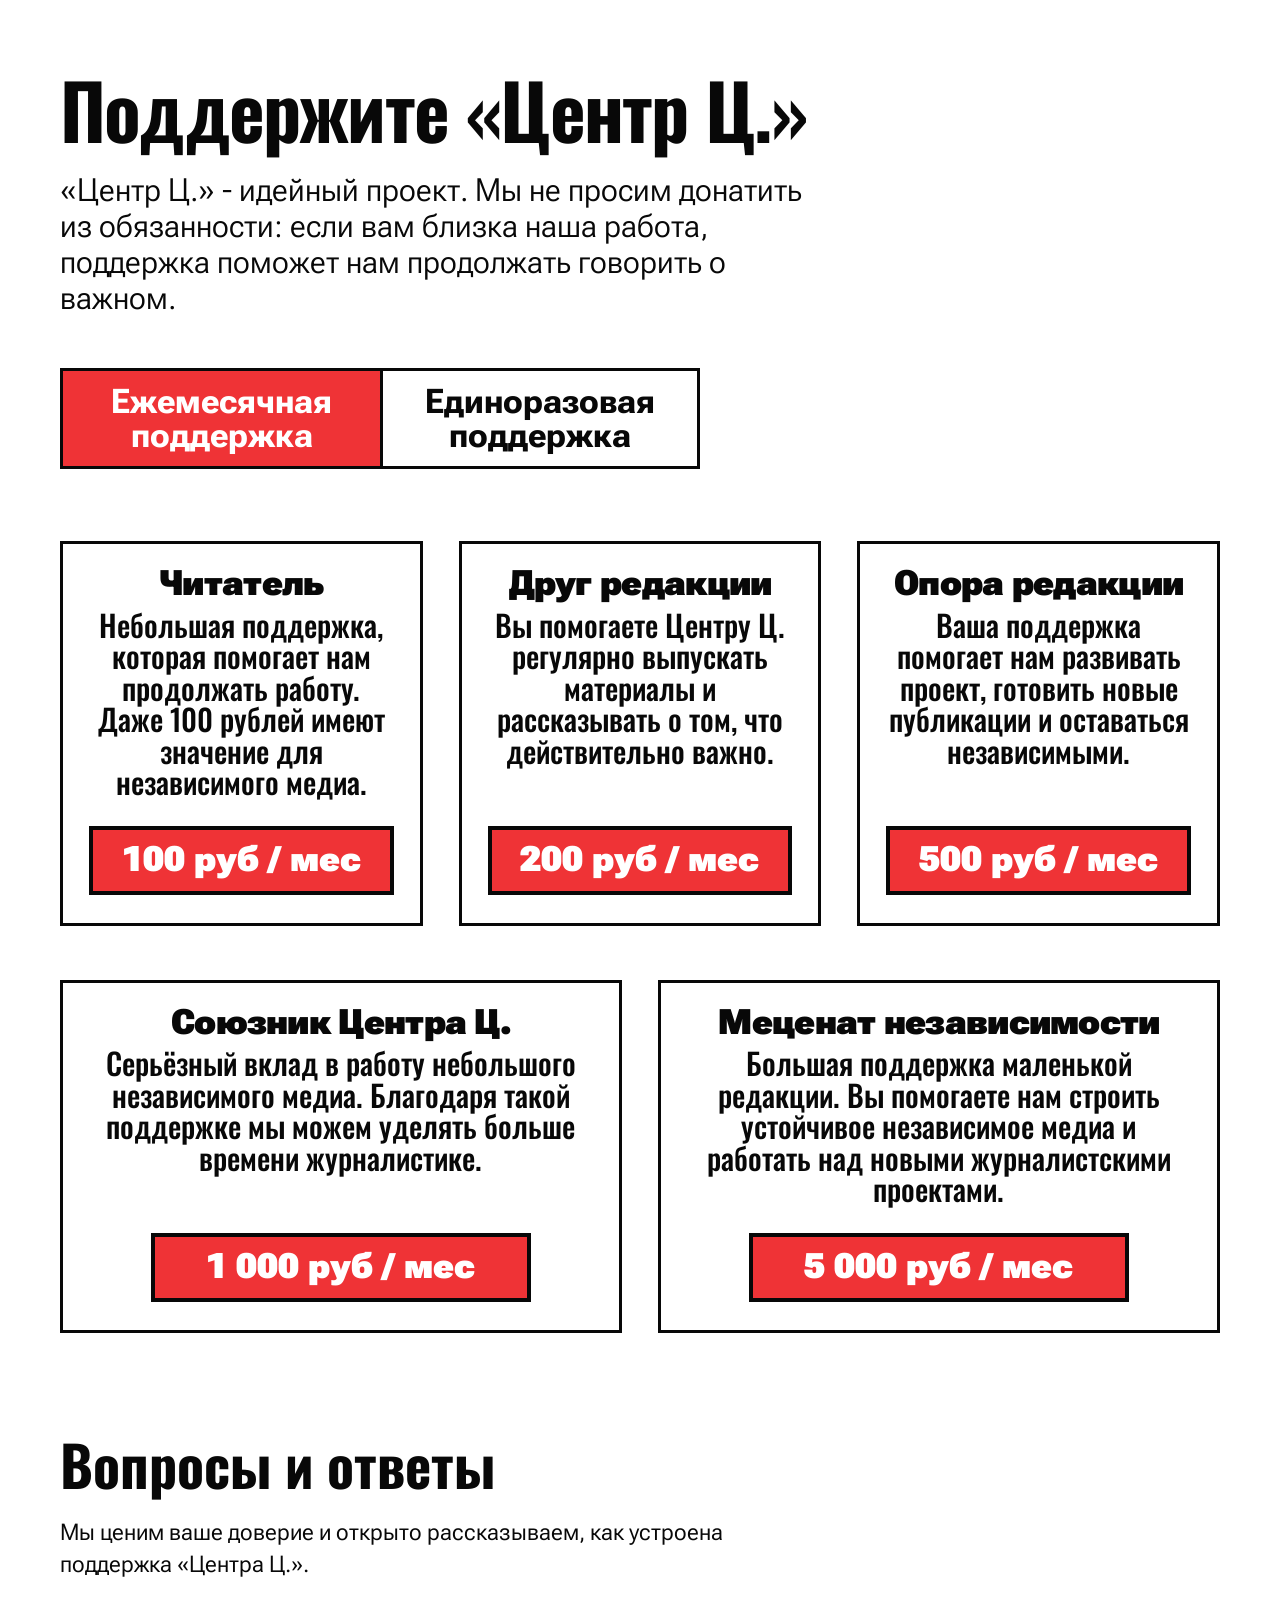
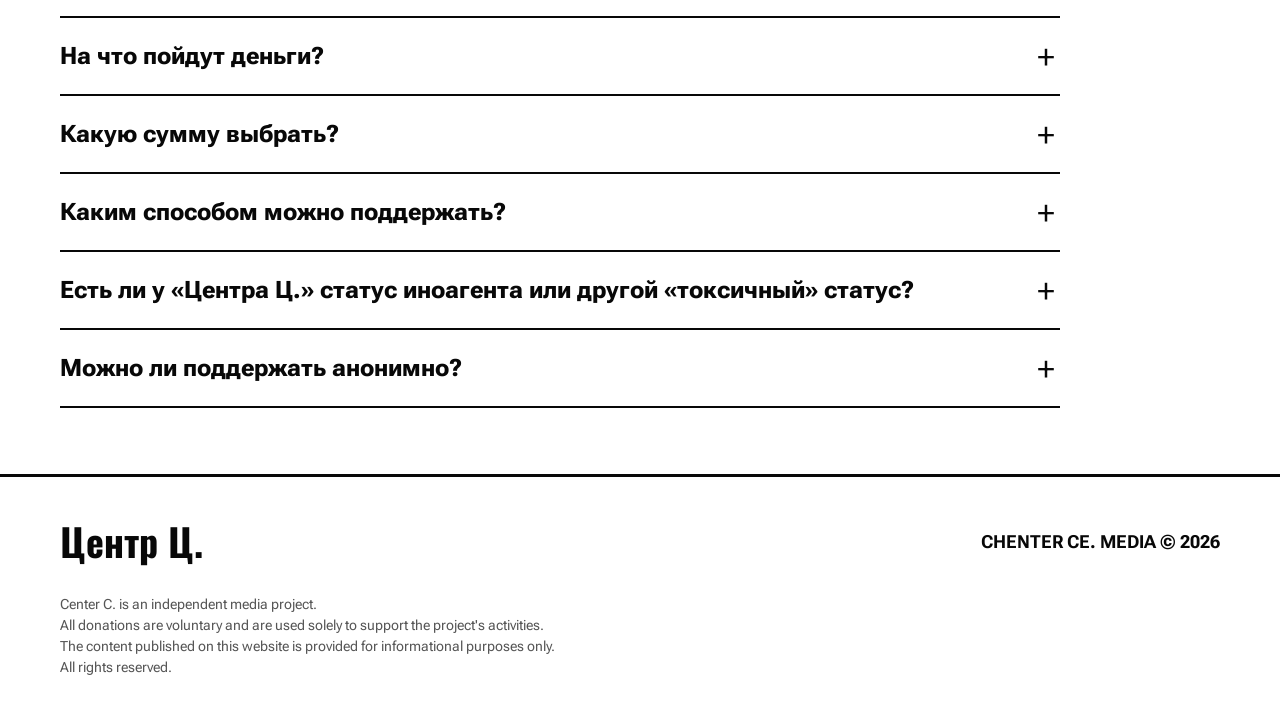
<file: index.html>
<!doctype html>
<html lang="ru"><head><meta charset="utf-8"><meta name="viewport" content="width=device-width, initial-scale=1"><meta name="theme-color" content="#ffffff"><meta name="description" content="Поддержите независимую редакцию «Центра Ц.»: ежемесячная подписка или разовое пожертвование."><link rel="canonical" href="https://donate.centerce.me/"><title>Поддержите «Центр Ц.»</title><link rel="preload" href="assets/RobotoFlex.ttf" as="font" type="font/ttf" crossorigin><link rel="preload" href="assets/Oswald.ttf" as="font" type="font/ttf" crossorigin><link rel="stylesheet" href="support.css"></head>
<body><a class="skip" href="#support">К способам поддержки</a><main><section class="intro"><h1>Поддержите «Центр Ц.»</h1><p>«Центр Ц.» - идейный проект. Мы не просим донатить из обязанности: если вам близка наша работа, поддержка поможет нам продолжать говорить о важном.</p></section>
<section id="support" aria-label="Способы поддержки"><div class="tabs" role="tablist" aria-label="Периодичность поддержки"><button id="monthly-tab" role="tab" aria-selected="true" aria-controls="monthly" type="button">Ежемесячная<br>поддержка</button><button id="once-tab" role="tab" aria-selected="false" aria-controls="once" tabindex="-1" type="button">Единоразовая<br>поддержка</button></div><div id="monthly" role="tabpanel" aria-labelledby="monthly-tab" class="tiers"><article class="tier"><h2>Читатель</h2><p>Небольшая поддержка, которая помогает нам продолжать работу. Даже 100 рублей имеют значение для независимого медиа.</p><a class="pay" href="https://boosty.to/cencece/purchase/4136272" target="_blank" rel="noopener noreferrer" aria-label="Читатель: 100 рублей в месяц">100 руб / мес</a></article><article class="tier"><h2>Друг редакции</h2><p>Вы помогаете Центру Ц. регулярно выпускать материалы и рассказывать о том, что действительно важно.</p><a class="pay" href="https://boosty.to/cencece/purchase/4136273" target="_blank" rel="noopener noreferrer" aria-label="Друг редакции: 200 рублей в месяц">200 руб / мес</a></article><article class="tier"><h2>Опора редакции</h2><p>Ваша поддержка помогает нам развивать проект, готовить новые публикации и оставаться независимыми.</p><a class="pay" href="https://boosty.to/cencece/purchase/4136274" target="_blank" rel="noopener noreferrer" aria-label="Опора редакции: 500 рублей в месяц">500 руб / мес</a></article><article class="tier"><h2>Союзник Центра Ц.</h2><p>Серьёзный вклад в работу небольшого независимого медиа. Благодаря такой поддержке мы можем уделять больше времени журналистике.</p><a class="pay" href="https://boosty.to/cencece/purchase/4136275" target="_blank" rel="noopener noreferrer" aria-label="Союзник Центра Ц.: 1 000 рублей в месяц">1 000 руб / мес</a></article><article class="tier"><h2>Меценат независимости</h2><p>Большая поддержка маленькой редакции. Вы помогаете нам строить устойчивое независимое медиа и работать над новыми журналистскими проектами.</p><a class="pay" href="https://boosty.to/cencece/purchase/4136277" target="_blank" rel="noopener noreferrer" aria-label="Меценат независимости: 5 000 рублей в месяц">5 000 руб / мес</a></article></div><div id="once" role="tabpanel" aria-labelledby="once-tab" hidden><article class="one-time"><h2>Помочь прямо сейчас</h2><p>Любая комфортная для вас сумма помогает редакции работать дальше.</p><a class="pay" href="https://boosty.to/cencece/donate" target="_blank" rel="noopener noreferrer">Поддержать разово</a></article></div></section>
<section class="faq" aria-labelledby="faq-title"><h2 id="faq-title">Вопросы и ответы</h2><p class="faq-intro">Мы ценим ваше доверие и открыто рассказываем, как устроена поддержка «Центра Ц.».</p><details><summary>На что пойдут деньги?</summary><p>На работу редакции: подготовку материалов, оплату сервисов, развитие сайта и Telegram-канала, а также на новые специальные проекты. Ваша поддержка даёт нам возможность планировать работу и оставаться независимыми.</p></details><details><summary>Какую сумму выбрать?</summary><p>Любую комфортную для вас. Разовый донат помогает уже сегодня, а регулярный делает работу редакции устойчивее. Главное для нас — ваше участие и доверие.</p></details><details><summary>Каким способом можно поддержать?</summary><p>Через Boosty: оформите ежемесячную подписку на один из пяти уровней или отправьте <a href="https://boosty.to/cencece/donate" target="_blank" rel="noopener noreferrer">разовое пожертвование</a>. Доступные способы оплаты можно посмотреть на странице Boosty перед переводом.</p></details><details><summary>Есть ли у «Центра Ц.» статус иноагента или другой «токсичный» статус?</summary><p>Нет. Мы не являемся иноагентами и не имеем никакого другого «токсичного» статуса.</p></details><details><summary>Можно ли поддержать анонимно?</summary><p>Возможность скрыть имя и состав передаваемых данных зависят от выбранного платёжного сервиса. Перед переводом проверьте его настройки приватности и условия обработки данных.</p></details></section></main>
<footer><a class="home" href="https://centerce.me/">Центр Ц.</a><p class="copyright">CHENTER CE. MEDIA © 2026</p><div class="legal"><p>Center C. is an independent media project.</p><p>All donations are voluntary and are used solely to support the project's activities.</p><p>The content published on this website is provided for informational purposes only.</p><p>All rights reserved.</p></div></footer><script src="support.js"></script></body></html>
</file>
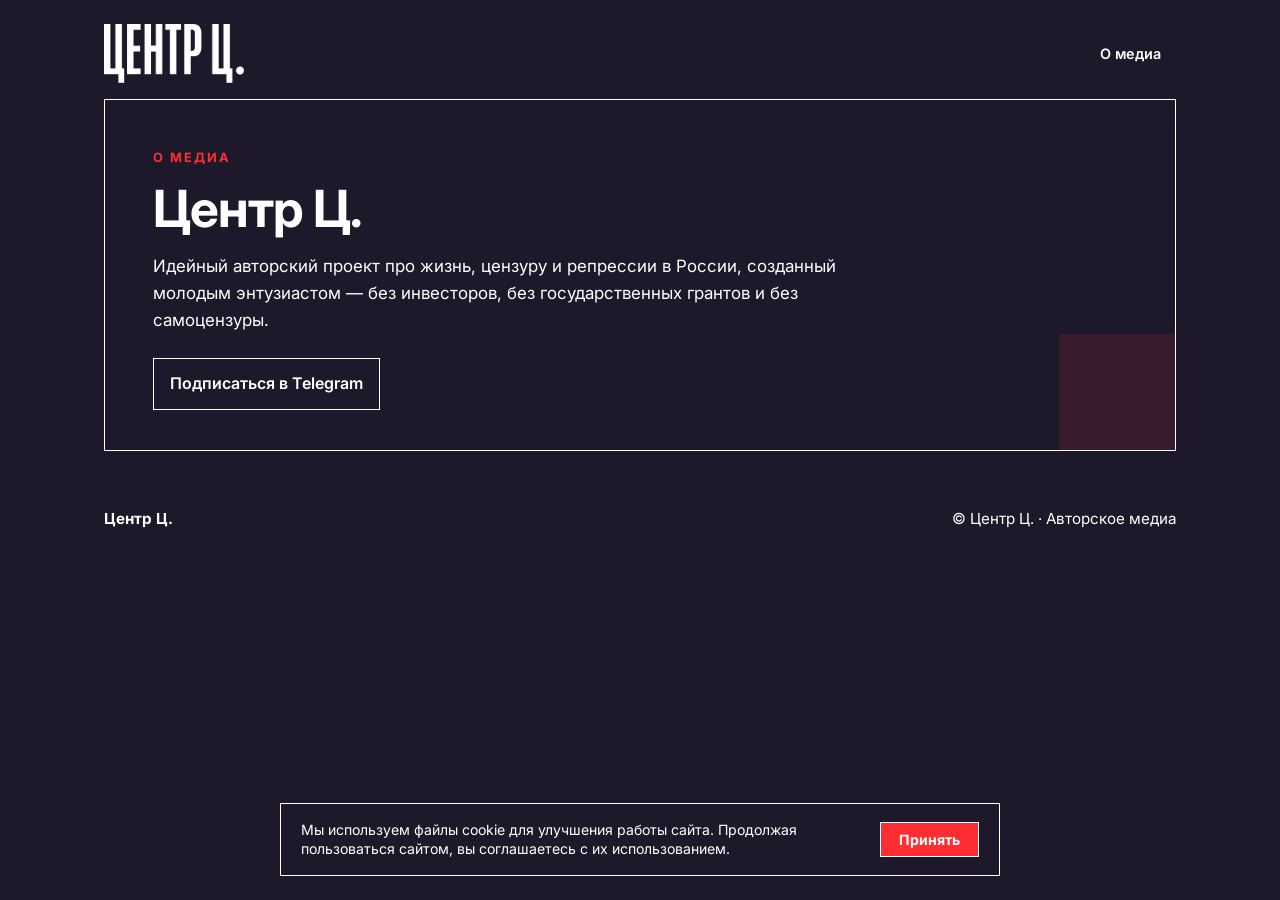
<file: about.html>
<!DOCTYPE html>
<html lang="ru">
<head>
  <meta charset="UTF-8">
  <meta name="viewport" content="width=device-width, initial-scale=1.0">
  <title>Центр Ц. — О медиа</title>
  <meta name="description" content="Авторское медиа о цензуре, репрессиях и жизни в России. Узнайте о проекте, его миссии и контенте.">
  <link rel="preconnect" href="https://fonts.googleapis.com">
  <link rel="preconnect" href="https://fonts.gstatic.com" crossorigin>
  <link href="https://fonts.googleapis.com/css2?family=Inter:wght@400;500;600;700;800&display=swap" rel="stylesheet">
  <link rel="stylesheet" href="style.css">
</head>
<body>
  <header class="site-header">
    <a class="site-logo" href="/">
      <img src="ЦЕНТР-ЛОГО.png" alt="Центр Ц." width="180" height="48">
    </a>
    <nav class="site-nav" aria-label="Навигация">
      <a class="nav-link" href="about.html">О медиа</a>
    </nav>
  </header>

  <main class="page">
    <section class="hero">
      <p class="hero__label">О медиа</p>
      <h1 class="hero__title">Центр Ц.</h1>
      <p class="hero__tagline">
        Идейный авторский проект про жизнь, цензуру и репрессии в России,
        созданный молодым энтузиастом — без инвесторов, без государственных грантов
        и без самоцензуры.
      </p>
      <p class="hero__actions">
        <a class="hero__link" href="https://t.me/cencece" target="_blank" rel="noopener noreferrer">Подписаться в Telegram</a>
      </p>
    </section>
  </main>

  <footer class="site-footer">
    <div class="site-footer__inner">
      <p class="site-footer__logo">Центр Ц.</p>
      <p class="site-footer__copy">© Центр Ц. · Авторское медиа</p>
    </div>
  </footer>

  <div class="cookie-banner" id="cookieBanner">
    <p class="cookie-banner__text">
      Мы используем файлы cookie для улучшения работы сайта.
      Продолжая пользоваться сайтом, вы соглашаетесь с их использованием.
    </p>
    <button class="cookie-banner__btn" id="cookieAccept">Принять</button>
  </div>

  <script>
    (function() {
      if (localStorage.getItem('cookieConsent')) return;
      var banner = document.getElementById('cookieBanner');
      banner.classList.add('cookie-banner--visible');
      document.getElementById('cookieAccept').addEventListener('click', function() {
        localStorage.setItem('cookieConsent', '1');
        banner.classList.remove('cookie-banner--visible');
      });
    })();
  </script>
</body>
</html>
</file>
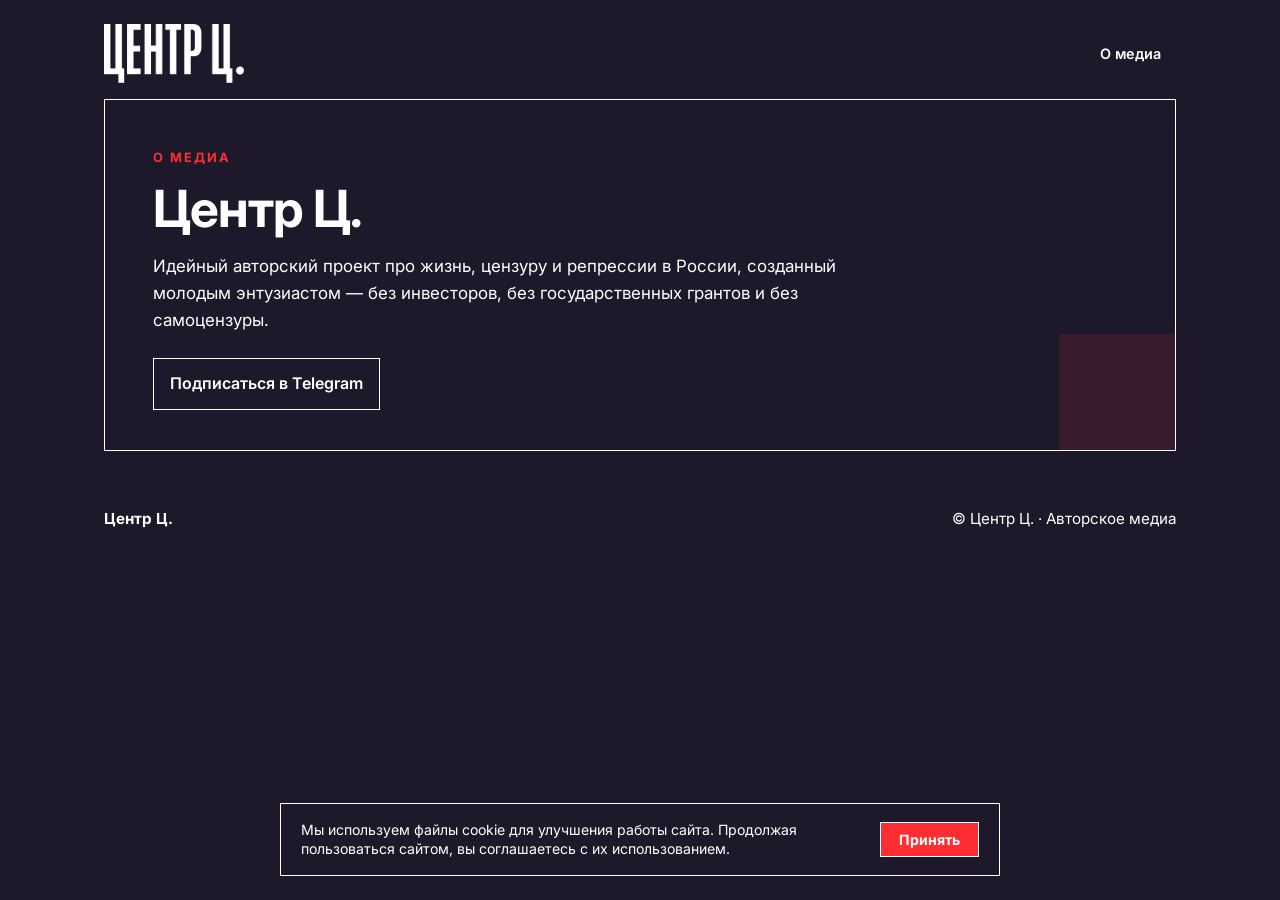
<file: abt.html>
<!DOCTYPE html>
<html lang="ru">
<head>
  <meta charset="UTF-8">
  <meta name="viewport" content="width=device-width, initial-scale=1.0">
  <title>Центр Ц. — О медиа</title>
  <meta name="description" content="Авторское медиа о цензуре, репрессиях и жизни в России. Узнайте о проекте, его миссии и контенте.">
  <link rel="preconnect" href="https://fonts.googleapis.com">
  <link rel="preconnect" href="https://fonts.gstatic.com" crossorigin>
  <link href="https://fonts.googleapis.com/css2?family=Inter:wght@400;500;600;700;800&display=swap" rel="stylesheet">
  <link rel="stylesheet" href="style.css">
</head>
<body>
  <header class="site-header">
    <a class="site-logo" href="index.html">
      <img src="ЦЕНТР-ЛОГО.png" alt="Центр Ц." width="180" height="48">
    </a>
    <nav class="site-nav" aria-label="Навигация">
      <a class="nav-link" href="about.html">О медиа</a>
    </nav>
  </header>

  <main class="page">
    <section class="hero">
      <p class="hero__label">О медиа</p>
      <h1 class="hero__title">Центр Ц.</h1>
      <p class="hero__tagline">
        Идейный авторский проект про жизнь, цензуру и репрессии в России,
        созданный молодым энтузиастом — без инвесторов, без государственных грантов
        и без самоцензуры.
      </p>
      <p class="hero__actions">
        <a class="hero__link" href="https://t.me/cencece" target="_blank" rel="noopener noreferrer">Подписаться в Telegram</a>
      </p>
    </section>
  </main>

  <footer class="site-footer">
    <div class="site-footer__inner">
      <p class="site-footer__logo">Центр Ц.</p>
      <p class="site-footer__copy">© Центр Ц. · Авторское медиа</p>
    </div>
  </footer>

  <div class="cookie-banner" id="cookieBanner">
    <p class="cookie-banner__text">
      Мы используем файлы cookie для улучшения работы сайта.
      Продолжая пользоваться сайтом, вы соглашаетесь с их использованием.
    </p>
    <button class="cookie-banner__btn" id="cookieAccept">Принять</button>
  </div>

  <script>
    (function() {
      if (localStorage.getItem('cookieConsent')) return;
      var banner = document.getElementById('cookieBanner');
      banner.classList.add('cookie-banner--visible');
      document.getElementById('cookieAccept').addEventListener('click', function() {
        localStorage.setItem('cookieConsent', '1');
        banner.classList.remove('cookie-banner--visible');
      });
    })();
  </script>
</body>
</html>
</file>
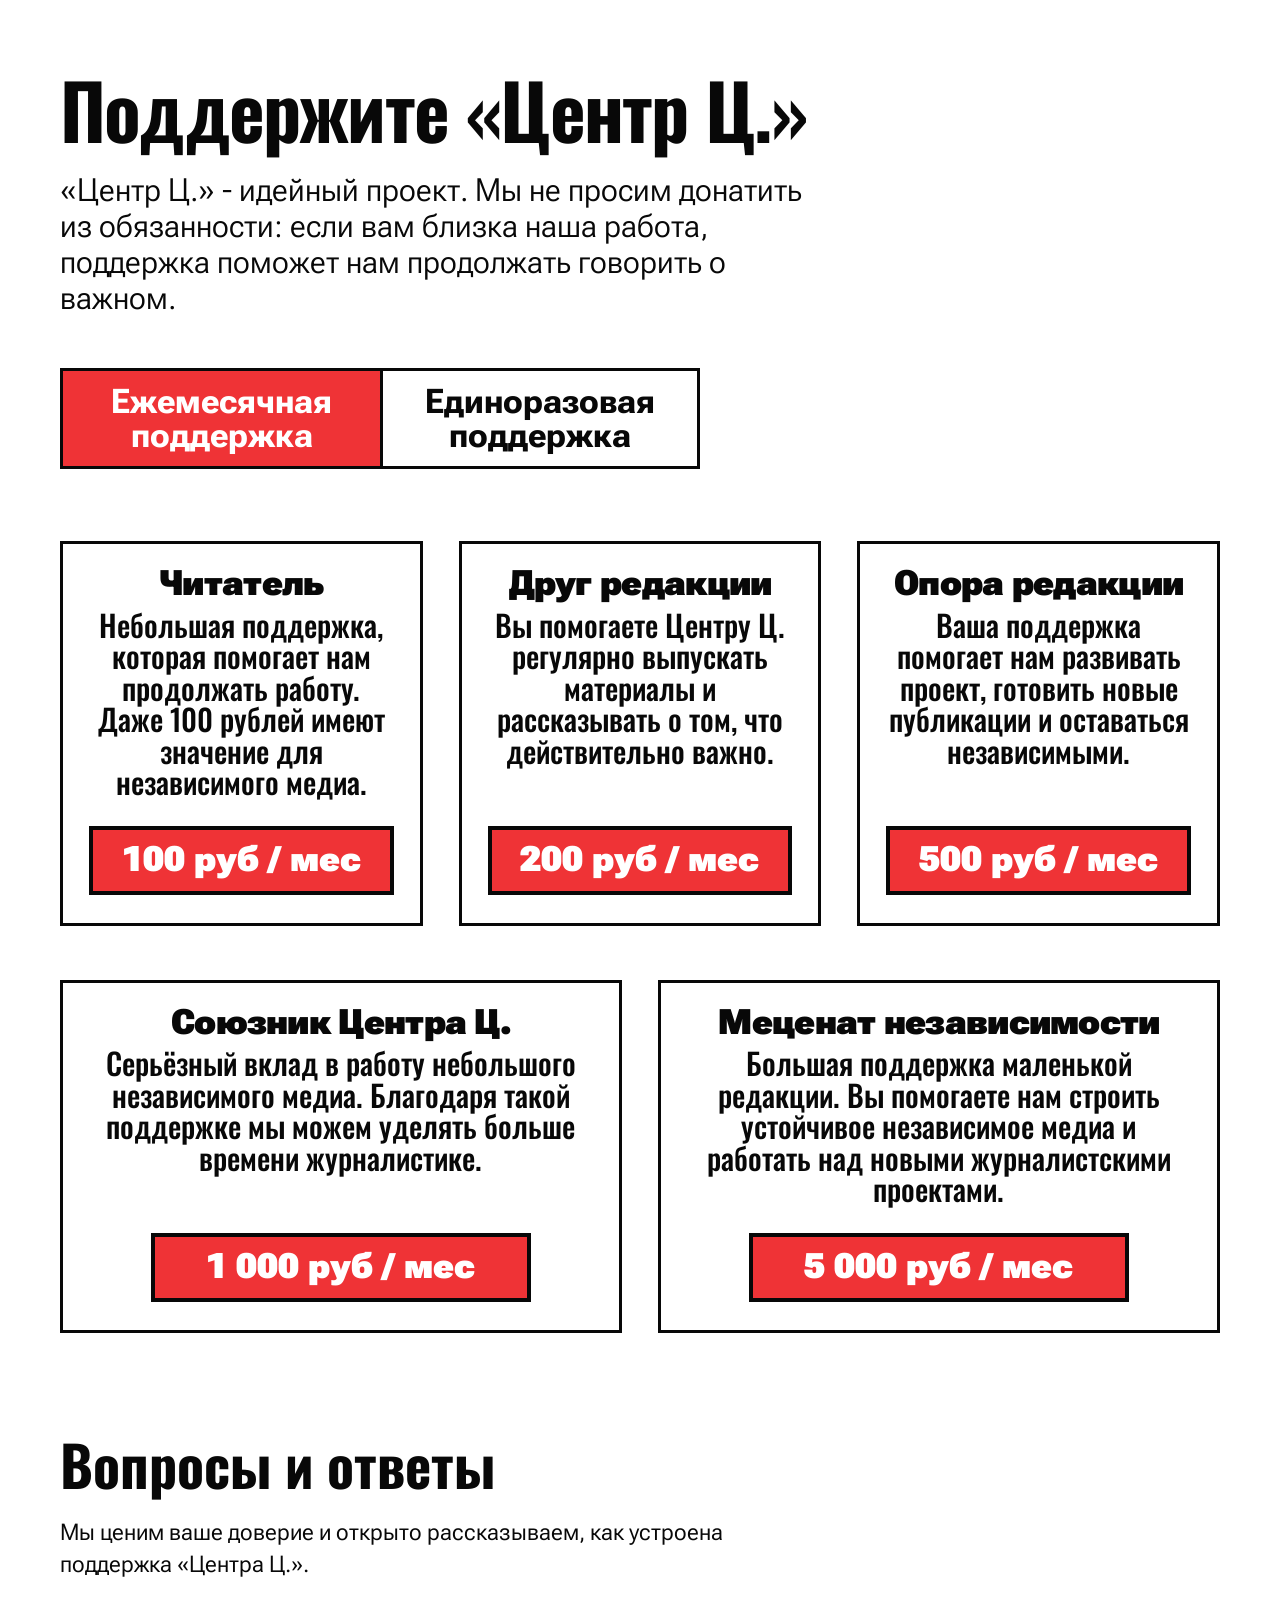
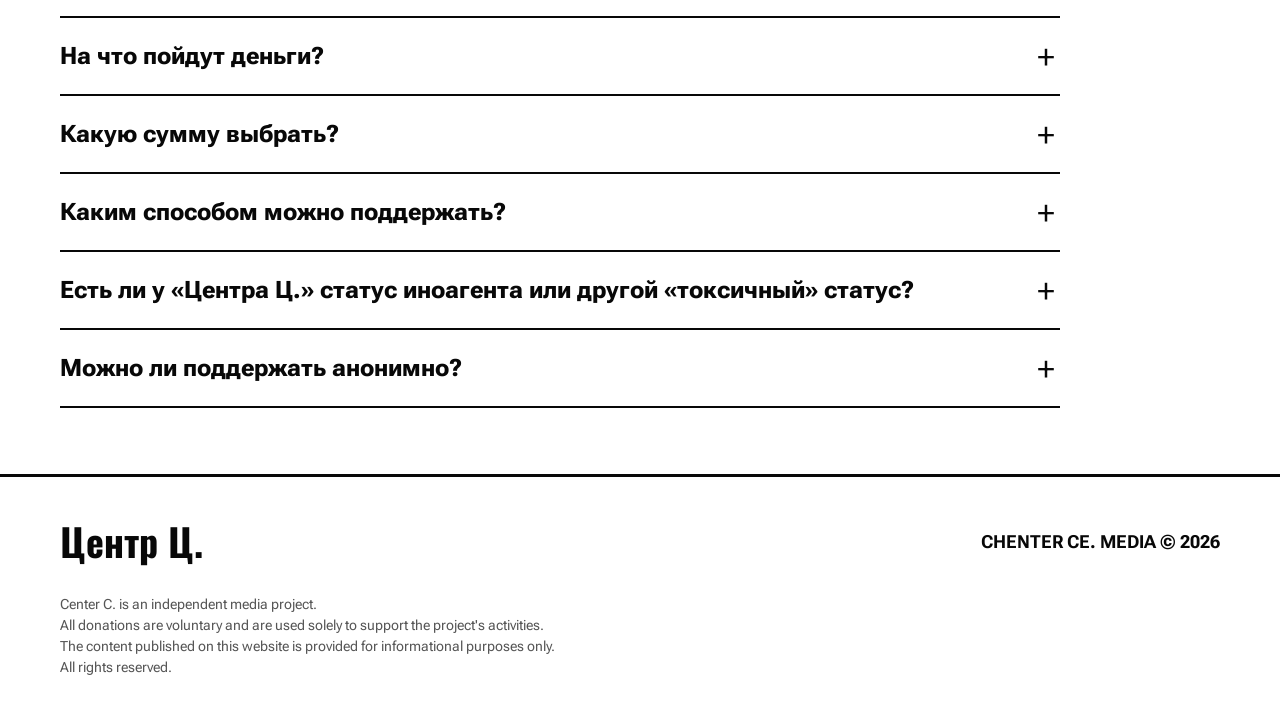
<file: centre-ts-donate.html>
<!doctype html>
<html lang="ru">
<head>
  <meta charset="UTF-8">
  <meta name="viewport" content="width=device-width, initial-scale=1">
  <title>Центр Ц. — поддержать</title>
  <link rel="canonical" href="https://donate.centerce.me">
  <meta http-equiv="refresh" content="0; url=/">
  <script>window.location.replace('/' + window.location.search + window.location.hash);</script>
</head>
<body>
  <p><a href="/">Поддержать «Центр Ц.»</a></p>
</body>
</html>
</file>
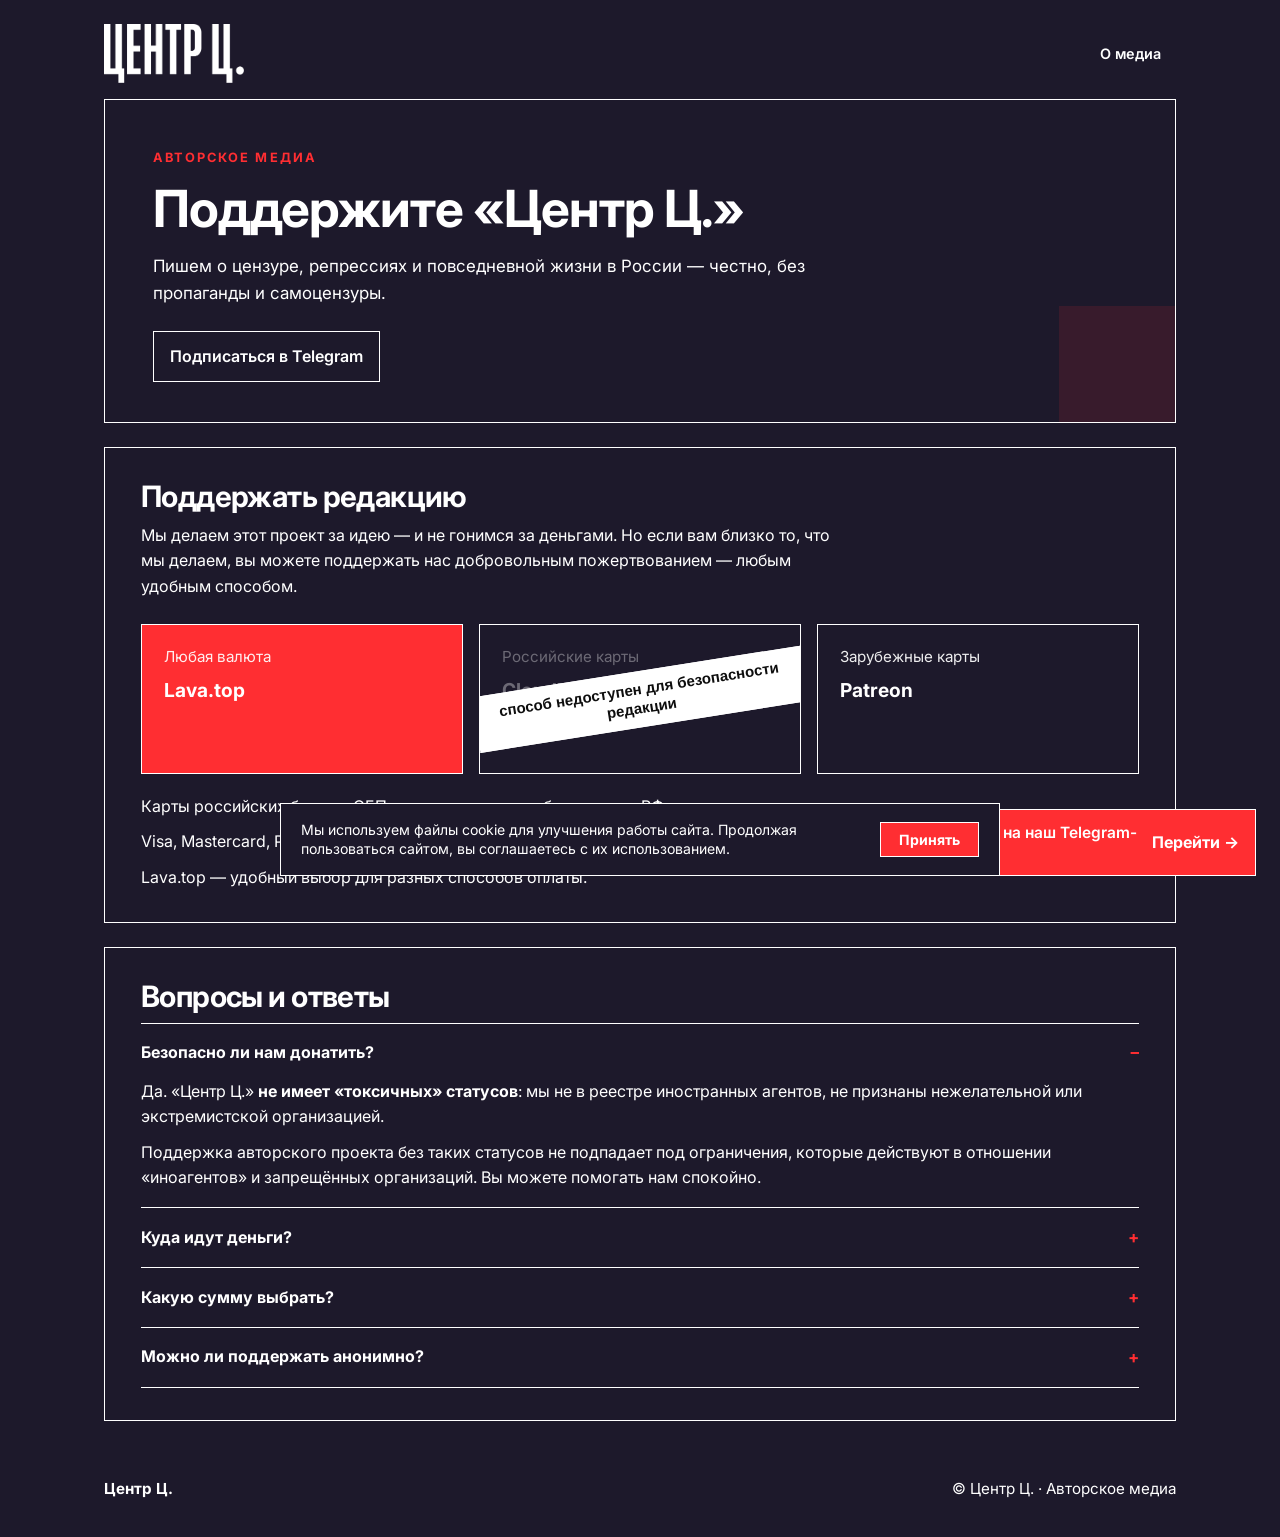
<file: donate.html>
<!DOCTYPE html>
<html lang="ru">
<head>
  <meta charset="UTF-8">
  <meta name="viewport" content="width=device-width, initial-scale=1.0">
  <title>Центр Ц. — Поддержать</title>
  <meta name="description" content="Авторское медиа о цензуре, репрессиях и жизни в России. Поддержите Центр Ц.">
  <link rel="preconnect" href="https://fonts.googleapis.com">
  <link rel="preconnect" href="https://fonts.gstatic.com" crossorigin>
  <link href="https://fonts.googleapis.com/css2?family=Inter:wght@400;500;600;700;800&display=swap" rel="stylesheet">
  <link rel="stylesheet" href="style.css">
</head>
<body>
  <header class="site-header">
    <a class="site-logo" href="/">
      <img src="ЦЕНТР-ЛОГО.png" alt="Центр Ц." width="180" height="48">
    </a>
    <nav class="site-nav" aria-label="Навигация">
      <a class="nav-link" href="about.html">О медиа</a>
    </nav>
  </header>

  <main class="page">
    <a class="telegram-banner" href="https://t.me/cencece" target="_blank" rel="noopener noreferrer" aria-label="Подписаться на Telegram-канал Центр Ц.">
      <span class="telegram-banner__text">Подпишитесь на наш Telegram-канал</span>
      <span class="telegram-banner__cta">Перейти →</span>
    </a>

    <section class="hero">
      <p class="hero__label">Авторское медиа</p>
      <h1 class="hero__title">Поддержите «Центр&nbsp;Ц.»</h1>
      <p class="hero__tagline">
        Пишем о цензуре, репрессиях и&nbsp;повседневной жизни в&nbsp;России&nbsp;—
        честно, без пропаганды и&nbsp;самоцензуры.
      </p>
      <p class="hero__actions">
        <a class="hero__link" href="https://t.me/cencece" target="_blank" rel="noopener noreferrer">
          Подписаться в Telegram
        </a>
      </p>
    </section>

    <section class="donate" aria-labelledby="donate-heading">
      <h2 id="donate-heading" class="section-title">Поддержать редакцию</h2>
      <p class="donate__intro">
        Мы делаем этот проект за&nbsp;идею&nbsp;— и&nbsp;не&nbsp;гонимся за&nbsp;деньгами.
        Но&nbsp;если вам близко то, что мы&nbsp;делаем, вы&nbsp;можете поддержать нас
        добровольным пожертвованием&nbsp;— любым удобным способом.
      </p>

      <div class="donate__buttons">
        <a class="donate-btn donate-btn--active donate-btn--recommended" href="https://app.lava.top/products/0258905b-5e15-4c11-bb50-1ebd9d838453/c58753f9-19ac-436c-a41b-2df47a22593b?currency=RUB" target="_blank" rel="noopener noreferrer">
          <span class="donate-btn__label">Любая валюта</span>
          <span class="donate-btn__name">Lava.top</span>
        </a>

        <div class="donate-btn donate-btn--outline donation-unavailable" aria-disabled="true">
          <span class="donate-btn__label">Российские карты</span>
          <span class="donate-btn__name">CloudTips</span>
          <span class="donation-unavailable__notice">способ недоступен для безопасности редакции</span>
        </div>

        <a class="donate-btn donate-btn--outline" href="https://www.patreon.com/cw/TsentrTs" target="_blank" rel="noopener noreferrer">
          <span class="donate-btn__label">Зарубежные карты</span>
          <span class="donate-btn__name">Patreon</span>
        </a>
      </div>

      <div class="donate__notes">
        <p>Карты российских банков, СБП и&nbsp;привычные способы оплаты в&nbsp;РФ.</p>
        <p>Visa, Mastercard, PayPal и&nbsp;другие международные способы оплаты.</p>
        <p>Lava.top — удобный выбор для разных способов оплаты.</p>
      </div>
    </section>

    <section class="faq" aria-labelledby="faq-heading">
      <h2 id="faq-heading" class="section-title">Вопросы и&nbsp;ответы</h2>

      <details class="faq__item" open>
        <summary>Безопасно&nbsp;ли нам донатить?</summary>
        <div class="faq__answer">
          <p>
            Да. «Центр&nbsp;Ц.» <strong>не&nbsp;имеет «токсичных» статусов</strong>:
            мы не&nbsp;в&nbsp;реестре иностранных агентов, не&nbsp;признаны
            нежелательной или экстремистской организацией.
          </p>
          <p>
            Поддержка авторского проекта без таких статусов не&nbsp;подпадает
            под ограничения, которые действуют в&nbsp;отношении «иноагентов»
            и&nbsp;запрещённых организаций. Вы&nbsp;можете помогать нам
            спокойно.
          </p>
        </div>
      </details>

      <details class="faq__item">
        <summary>Куда идут деньги?</summary>
        <div class="faq__answer">
          <p>
            На&nbsp;продвижение проекта и наши спец. проекты. У&nbsp;нас нет инвесторов и&nbsp;государственных
            грантов&nbsp;— только читатели.
          </p>
        </div>
      </details>

      <details class="faq__item">
        <summary>Какую сумму выбрать?</summary>
        <div class="faq__answer">
          <p>
            Любую, которая вам комфортна. Даже небольшой регулярный донат
            помогает планировать работу редакции. На&nbsp;Patreon можно отправить разовый или ежемесячный донат.
          </p>
        </div>
      </details>

      <details class="faq__item">
        <summary>Можно&nbsp;ли поддержать анонимно?</summary>
        <div class="faq__answer">
          <p>
            Да. Платформы не&nbsp;публикуют ваши платёжные данные.
            При желании используйте нейтральное имя в&nbsp;профиле.
          </p>
        </div>
      </details>
    </section>
  </main>

  <footer class="site-footer">
    <div class="site-footer__inner">
      <p class="site-footer__logo">Центр&nbsp;Ц.</p>
      <p class="site-footer__copy">© Центр&nbsp;Ц. · Авторское медиа</p>
    </div>
  </footer>
  <div class="cookie-banner" id="cookieBanner">
    <p class="cookie-banner__text">
      Мы используем файлы cookie для&nbsp;улучшения работы сайта.
      Продолжая пользоваться сайтом, вы&nbsp;соглашаетесь с&nbsp;их&nbsp;использованием.
    </p>
    <button class="cookie-banner__btn" id="cookieAccept">Принять</button>
  </div>

  <script>
    (function() {
      if (localStorage.getItem('cookieConsent')) return;
      var banner = document.getElementById('cookieBanner');
      banner.classList.add('cookie-banner--visible');
      document.getElementById('cookieAccept').addEventListener('click', function() {
        localStorage.setItem('cookieConsent', '1');
        banner.classList.remove('cookie-banner--visible');
      });
    })();
  </script>
</body>
</html>
</file>
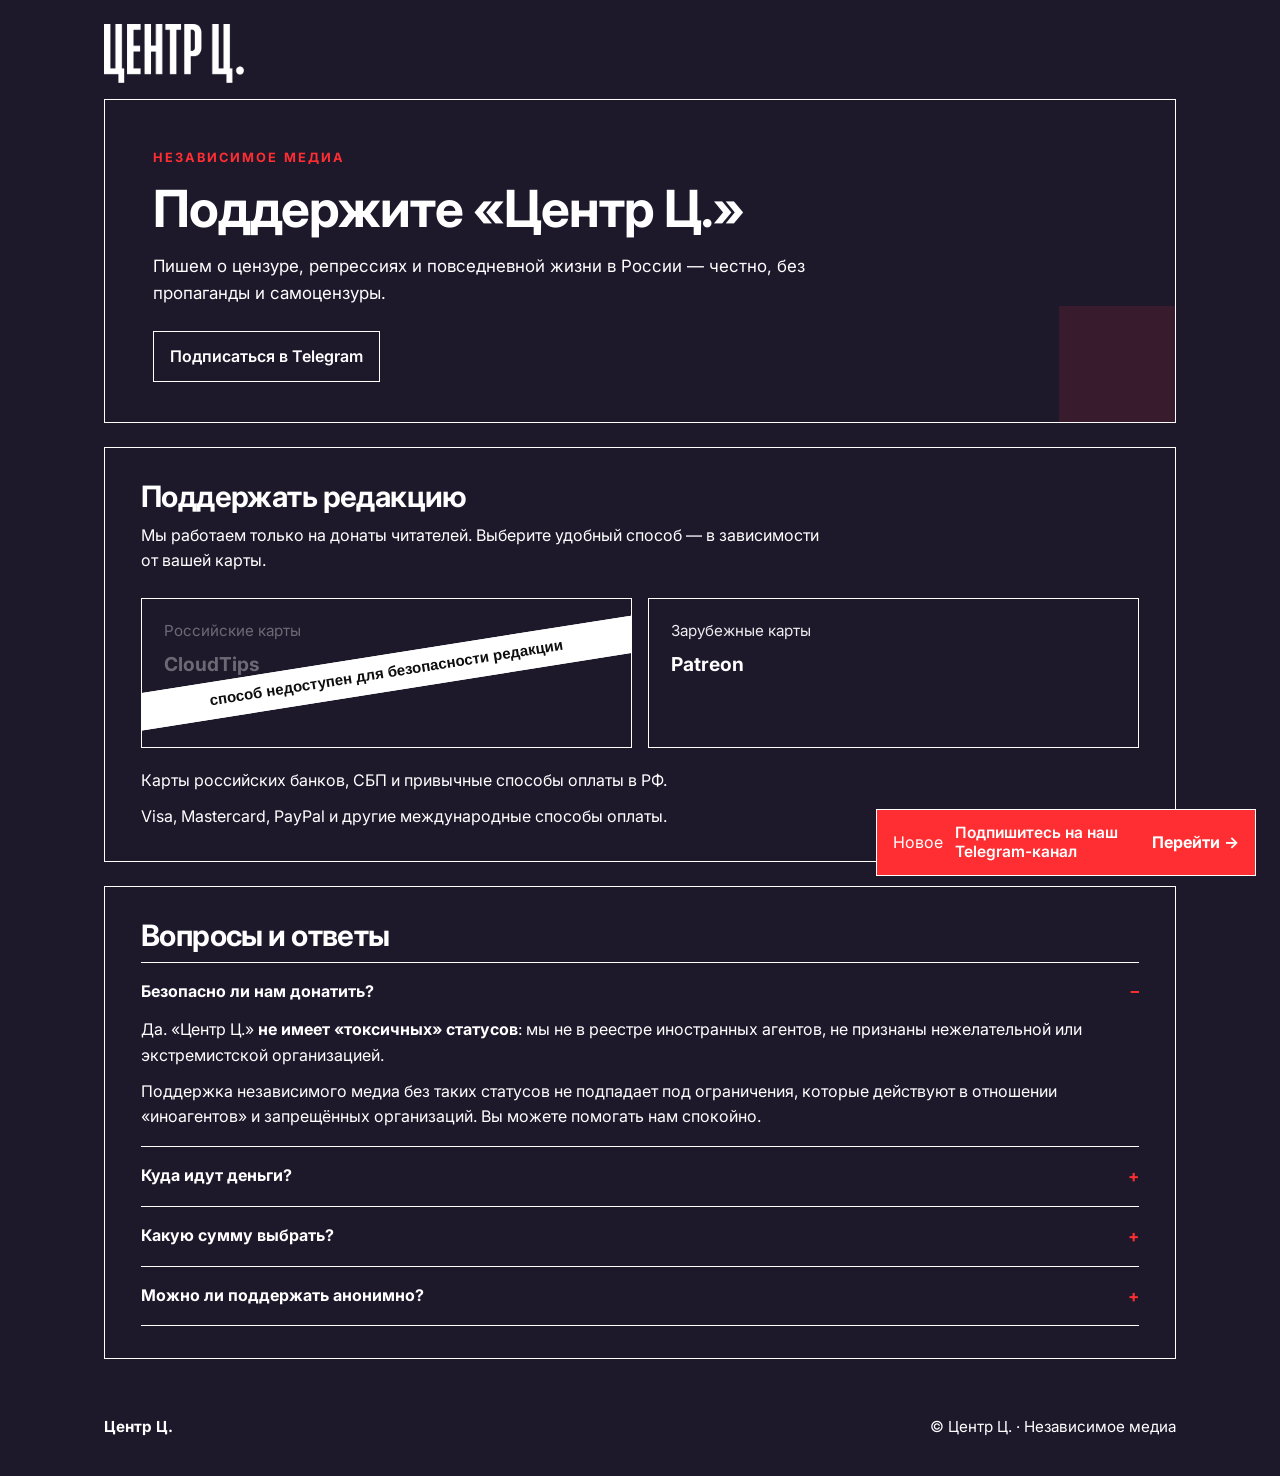
<file: DONTE.html>
<!DOCTYPE html>
<html lang="ru">
<head>
  <meta charset="UTF-8">
  <meta name="viewport" content="width=device-width, initial-scale=1.0">
  <title>Центр Ц. — Поддержать</title>
  <meta name="description" content="Независимое медиа о цензуре, репрессиях и жизни в России. Поддержите Центр Ц.">
  <link rel="preconnect" href="https://fonts.googleapis.com">
  <link rel="preconnect" href="https://fonts.gstatic.com" crossorigin>
  <link href="https://fonts.googleapis.com/css2?family=Literata:opsz,wght@7..72,400;7..72,600;7..72,700&family=Inter:wght@400;500;600;700&display=swap" rel="stylesheet">
  <link rel="stylesheet" href="style.css">
</head>
<body>
  <header class="site-header">
    <a class="site-logo" href="https://donate.centerce.me" target="_blank" rel="noopener noreferrer">
      <img src="ЦЕНТР-ЛОГО.png" alt="Центр Ц." width="180" height="48">
    </a>
  </header>

  <main class="page">
    <a class="telegram-banner" href="https://t.me/cencece" target="_blank" rel="noopener noreferrer" aria-label="Подписаться на Telegram-канал Центр Ц.">
      <span class="telegram-banner__badge">Новое</span>
      <span class="telegram-banner__text">Подпишитесь на наш Telegram-канал</span>
      <span class="telegram-banner__cta">Перейти →</span>
    </a>

    <section class="hero">
      <p class="hero__label">Независимое медиа</p>
      <h1 class="hero__title">Поддержите «Центр&nbsp;Ц.»</h1>
      <p class="hero__tagline">
        Пишем о цензуре, репрессиях и&nbsp;повседневной жизни в&nbsp;России&nbsp;—
        честно, без пропаганды и&nbsp;самоцензуры.
      </p>
      <p class="hero__actions">
        <a class="hero__link" href="https://t.me/+SsUYluiH7i40NmZi" target="_blank" rel="noopener noreferrer">
          Подписаться в Telegram
        </a>
      </p>
    </section>

    <section class="donate" aria-labelledby="donate-heading">
      <h2 id="donate-heading" class="section-title">Поддержать редакцию</h2>
      <p class="donate__intro">
        Мы работаем только на&nbsp;донаты читателей. Выберите удобный способ&nbsp;—
        в&nbsp;зависимости от&nbsp;вашей карты.
      </p>

      <div class="donate__buttons">
        <div class="donate-btn donate-btn--outline donation-unavailable" aria-disabled="true">
          <span class="donate-btn__label">Российские карты</span>
          <span class="donate-btn__name">CloudTips</span>
          <span class="donation-unavailable__notice">способ недоступен для безопасности редакции</span>
        </div>

        <a class="donate-btn donate-btn--outline" href="https://www.patreon.com/cw/TsentrTs" target="_blank" rel="noopener noreferrer">
          <span class="donate-btn__label">Зарубежные карты</span>
          <span class="donate-btn__name">Patreon</span>
        </a>
      </div>

      <div class="donate__notes">
        <p>Карты российских банков, СБП и&nbsp;привычные способы оплаты в&nbsp;РФ.</p>
        <p>Visa, Mastercard, PayPal и&nbsp;другие международные способы оплаты.</p>
      </div>
    </section>

    <section class="faq" aria-labelledby="faq-heading">
      <h2 id="faq-heading" class="section-title">Вопросы и&nbsp;ответы</h2>

      <details class="faq__item" open>
        <summary>Безопасно&nbsp;ли нам донатить?</summary>
        <div class="faq__answer">
          <p>
            Да. «Центр&nbsp;Ц.» <strong>не&nbsp;имеет «токсичных» статусов</strong>:
            мы не&nbsp;в&nbsp;реестре иностранных агентов, не&nbsp;признаны
            нежелательной или экстремистской организацией.
          </p>
          <p>
            Поддержка независимого медиа без таких статусов не&nbsp;подпадает
            под ограничения, которые действуют в&nbsp;отношении «иноагентов»
            и&nbsp;запрещённых организаций. Вы&nbsp;можете помогать нам
            спокойно.
          </p>
        </div>
      </details>

      <details class="faq__item">
        <summary>Куда идут деньги?</summary>
        <div class="faq__answer">
          <p>
            На&nbsp;продвижение проекта и наши спец. проекты. У&nbsp;нас нет инвесторов и&nbsp;государственных
            грантов&nbsp;— только читатели.
          </p>
        </div>
      </details>

      <details class="faq__item">
        <summary>Какую сумму выбрать?</summary>
        <div class="faq__answer">
          <p>
            Любую, которая вам комфортна. Даже небольшой регулярный донат
            помогает планировать работу редакции. На&nbsp;Patreon можно отправить разовый или ежемесячный донат.
          </p>
        </div>
      </details>

      <details class="faq__item">
        <summary>Можно&nbsp;ли поддержать анонимно?</summary>
        <div class="faq__answer">
          <p>
            Да. Платформы не&nbsp;публикуют ваши платёжные данные.
            При желании используйте нейтральное имя в&nbsp;профиле.
          </p>
        </div>
      </details>
    </section>
  </main>

  <footer class="site-footer">
    <div class="site-footer__inner">
      <p class="site-footer__logo">Центр&nbsp;Ц.</p>
      <p class="site-footer__copy">© Центр&nbsp;Ц. · Независимое медиа</p>
    </div>
  </footer>
</body>
</html>
</file>
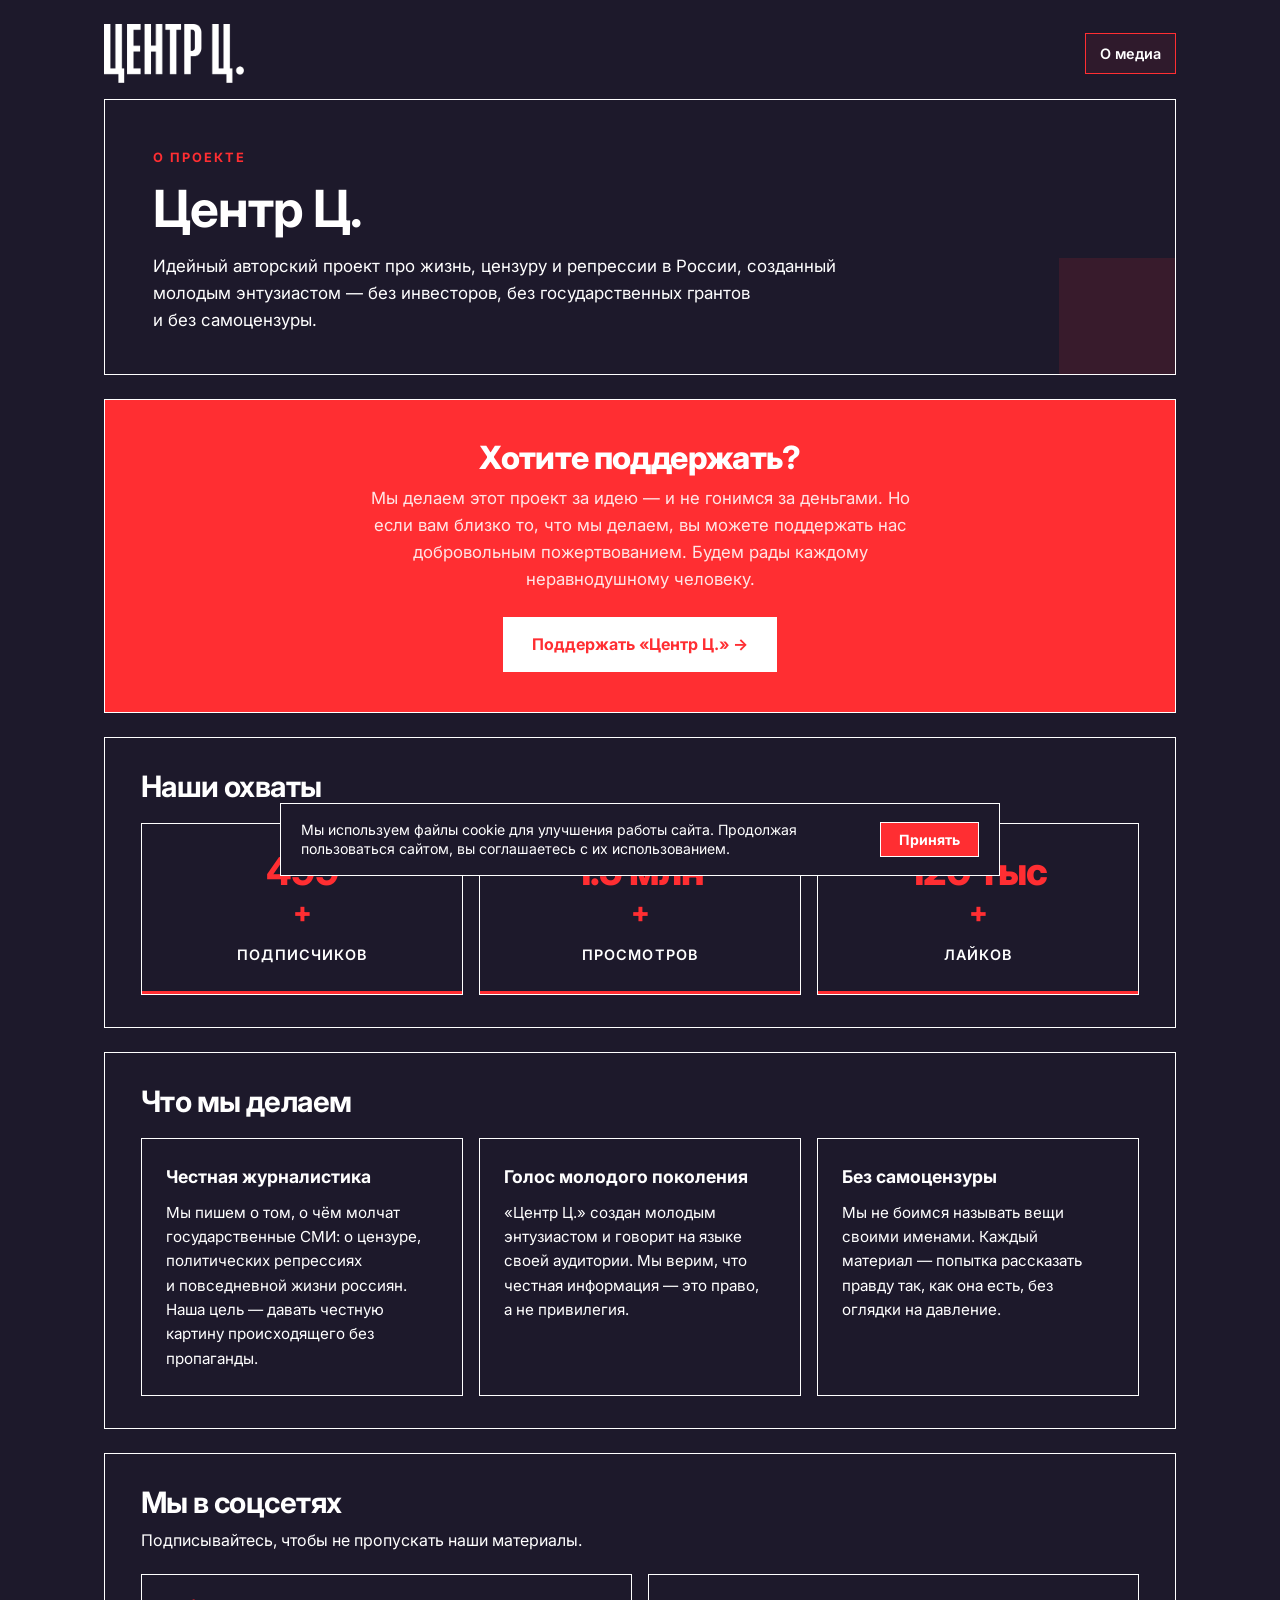
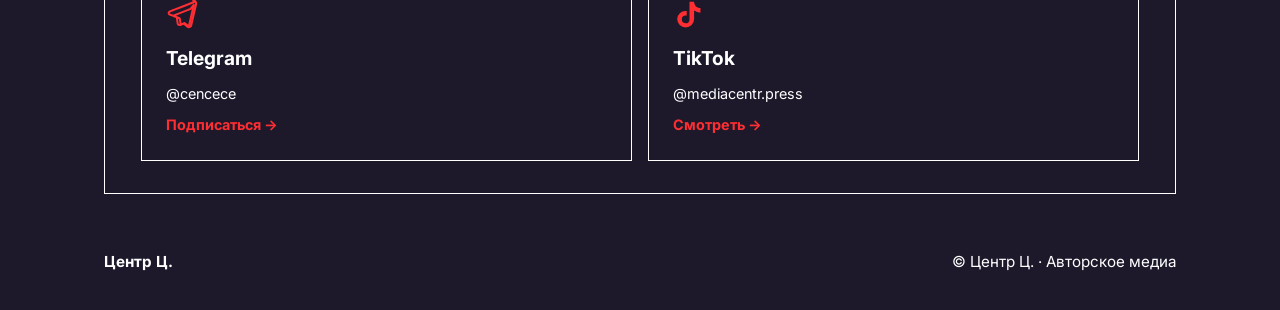
<file: index-before-reconstruction.html>
<!DOCTYPE html>
<html lang="ru">
<head>
  <meta charset="UTF-8">
  <meta name="viewport" content="width=device-width, initial-scale=1.0">
  <title>Центр Ц. — О медиа</title>
  <meta name="description" content="Центр Ц. — авторское медиа про жизнь, цензуру и репрессии в России. Узнайте больше о проекте.">
  <link rel="preconnect" href="https://fonts.googleapis.com">
  <link rel="preconnect" href="https://fonts.gstatic.com" crossorigin>
  <link href="https://fonts.googleapis.com/css2?family=Inter:wght@400;500;600;700;800&display=swap" rel="stylesheet">
  <link rel="stylesheet" href="style.css">
</head>
<body>
  <header class="site-header">
    <a class="site-logo" href="index.html">
      <img src="ЦЕНТР-ЛОГО.png" alt="Центр Ц." width="180" height="48">
    </a>
    <nav class="site-nav" aria-label="Навигация">
      <a class="nav-link nav-link--active" href="about.html">О медиа</a>
    </nav>
  </header>

  <main class="page">
    <section class="hero">
      <p class="hero__label">О проекте</p>
      <h1 class="hero__title">Центр&nbsp;Ц.</h1>
      <p class="hero__tagline">
        Идейный авторский проект про жизнь, цензуру и&nbsp;репрессии в&nbsp;России,
        созданный молодым энтузиастом&nbsp;— без инвесторов,
        без&nbsp;государственных грантов и&nbsp;без&nbsp;самоцензуры.
      </p>
    </section>

    <section class="about-cta" aria-labelledby="cta-heading">
      <h2 id="cta-heading" class="about-cta__title">Хотите поддержать?</h2>
      <p class="about-cta__text">
        Мы делаем этот проект за идею — и не гонимся за деньгами.
        Но если вам близко то, что мы делаем, вы можете поддержать нас
        добровольным пожертвованием. Будем рады каждому неравнодушному человеку.
      </p>
      <a class="about-cta__btn" href="DONTE.html">Поддержать «Центр&nbsp;Ц.» →</a>
    </section>

    <section class="stats" aria-labelledby="stats-heading">
      <h2 id="stats-heading" class="section-title">Наши охваты</h2>
      <div class="stats__grid">
        <div class="stat-card">
          <span class="stat-card__value" data-target="500">0</span>
          <span class="stat-card__suffix">+</span>
          <span class="stat-card__label">подписчиков</span>
        </div>
        <div class="stat-card">
          <span class="stat-card__value" data-target="1500000">0</span>
          <span class="stat-card__suffix">+</span>
          <span class="stat-card__label">просмотров</span>
        </div>
        <div class="stat-card">
          <span class="stat-card__value" data-target="120000">0</span>
          <span class="stat-card__suffix">+</span>
          <span class="stat-card__label">лайков</span>
        </div>
      </div>
    </section>

    <section class="about-mission" aria-labelledby="mission-heading">
      <h2 id="mission-heading" class="section-title">Что мы делаем</h2>
      <div class="about-mission__content">
        <div class="about-mission__block">
          <h3 class="about-mission__subtitle">Честная журналистика</h3>
          <p>
            Мы пишем о&nbsp;том, о&nbsp;чём молчат государственные СМИ:
            о&nbsp;цензуре, политических репрессиях и&nbsp;повседневной жизни
            россиян. Наша цель&nbsp;— давать честную картину
            происходящего без пропаганды.
          </p>
        </div>
        <div class="about-mission__block">
          <h3 class="about-mission__subtitle">Голос молодого поколения</h3>
          <p>
            «Центр&nbsp;Ц.» создан молодым энтузиастом и&nbsp;говорит
            на&nbsp;языке своей аудитории. Мы верим, что честная
            информация&nbsp;— это право, а&nbsp;не&nbsp;привилегия.
          </p>
        </div>
        <div class="about-mission__block">
          <h3 class="about-mission__subtitle">Без самоцензуры</h3>
          <p>
            Мы не&nbsp;боимся называть вещи своими именами.
            Каждый материал&nbsp;— попытка рассказать правду так,
            как она есть, без оглядки на&nbsp;давление.
          </p>
        </div>
      </div>
    </section>

    <section class="socials" aria-labelledby="socials-heading">
      <h2 id="socials-heading" class="section-title">Мы в соцсетях</h2>
      <p class="socials__intro">
        Подписывайтесь, чтобы не&nbsp;пропускать наши материалы.
      </p>
      <div class="socials__grid">
        <a class="social-card" href="https://t.me/cencece" target="_blank" rel="noopener noreferrer">
          <svg class="social-card__icon" viewBox="0 0 24 24" fill="none" stroke="currentColor" stroke-width="1.5" stroke-linecap="round" stroke-linejoin="round" width="32" height="32">
            <path d="M21.198 2.433a2.242 2.242 0 0 0-1.022.215l-8.609 3.33c-2.068.8-4.133 1.598-5.724 2.21a405 405 0 0 0-2.849 1.106c-.042.017-.174.065-.32.158a1.7 1.7 0 0 0-.548.541c-.198.356-.187.756-.013 1.066.175.313.47.508.67.596.168.076.312.11.348.12l4.94 1.632.674 4.91c.016.12.06.293.155.491a1.3 1.3 0 0 0 .688.653c.245.116.511.138.705.128.195-.01.357-.056.417-.074l.003-.001 2.627-1.106 2.747 2.305a1.864 1.864 0 0 0 2.718-.51l3.768-16.39a2.264 2.264 0 0 0-.507-2.036 2.2 2.2 0 0 0-1.078-.644 2.2 2.2 0 0 0-.539-.082zm-.38 1.963c.013.001.006.004.034.014l-3.742 16.283-2.79-2.341a1 1 0 0 0-1.168-.091l-2.14.9-.568-4.135a1 1 0 0 0-.667-.793L5.09 12.61c.856-.335 2.023-.789 3.372-1.312 2.07-.8 4.624-1.787 6.695-2.589.674-.26 1.337-.516 1.906-.735l.143-.054c.444-.17.667-.252.9-.338.084-.031.1-.024.112-.023z"/>
          </svg>
          <span class="social-card__name">Telegram</span>
          <span class="social-card__handle">@cencece</span>
          <span class="social-card__cta">Подписаться →</span>
        </a>

        <a class="social-card" href="https://www.tiktok.com/@mediacentr.press?_r=1&_t=ZN-98F9e5GydUs" target="_blank" rel="noopener noreferrer">
          <svg class="social-card__icon" viewBox="0 0 24 24" fill="currentColor" width="32" height="32">
            <path d="M19.59 6.69a4.83 4.83 0 0 1-3.77-4.25V2h-3.45v13.67a2.89 2.89 0 0 1-2.88 2.5 2.89 2.89 0 0 1-2.89-2.89 2.89 2.89 0 0 1 2.89-2.89c.28 0 .54.04.79.1v-3.5a6.37 6.37 0 0 0-.79-.05A6.34 6.34 0 0 0 3.15 15a6.34 6.34 0 0 0 6.34 6.34 6.34 6.34 0 0 0 6.34-6.34V8.71a8.21 8.21 0 0 0 4.76 1.52V6.69a4.85 4.85 0 0 1-1-.03z"/>
          </svg>
          <span class="social-card__name">TikTok</span>
          <span class="social-card__handle">@mediacentr.press</span>
          <span class="social-card__cta">Смотреть →</span>
        </a>
      </div>
    </section>

  </main>

  <footer class="site-footer">
    <div class="site-footer__inner">
      <p class="site-footer__logo">Центр&nbsp;Ц.</p>
      <p class="site-footer__copy">© Центр&nbsp;Ц. · Авторское медиа</p>
    </div>
  </footer>

  <script>
    // Animated counter for stats
    function animateCounters() {
      const counters = document.querySelectorAll('.stat-card__value');
      const observer = new IntersectionObserver((entries) => {
        entries.forEach(entry => {
          if (entry.isIntersecting) {
            const el = entry.target;
            const target = parseInt(el.dataset.target, 10);
            const duration = 2000;
            const start = performance.now();

            function formatNumber(n) {
              if (n >= 1000000) {
                return (n / 1000000).toFixed(1).replace('.0', '') + ' млн';
              }
              if (n >= 1000) {
                return Math.round(n / 1000) + ' тыс';
              }
              return n.toString();
            }

            function step(now) {
              const elapsed = now - start;
              const progress = Math.min(elapsed / duration, 1);
              const eased = 1 - Math.pow(1 - progress, 4);
              const current = Math.round(target * eased);
              el.textContent = formatNumber(current);
              if (progress < 1) {
                requestAnimationFrame(step);
              }
            }

            requestAnimationFrame(step);
            observer.unobserve(el);
          }
        });
      }, { threshold: 0.3 });

      counters.forEach(c => observer.observe(c));
    }

    animateCounters();
  </script>
  <div class="cookie-banner" id="cookieBanner">
    <p class="cookie-banner__text">
      Мы используем файлы cookie для&nbsp;улучшения работы сайта.
      Продолжая пользоваться сайтом, вы&nbsp;соглашаетесь с&nbsp;их&nbsp;использованием.
    </p>
    <button class="cookie-banner__btn" id="cookieAccept">Принять</button>
  </div>

  <script>
    (function() {
      if (localStorage.getItem('cookieConsent')) return;
      var banner = document.getElementById('cookieBanner');
      banner.classList.add('cookie-banner--visible');
      document.getElementById('cookieAccept').addEventListener('click', function() {
        localStorage.setItem('cookieConsent', '1');
        banner.classList.remove('cookie-banner--visible');
      });
    })();
  </script>
</body>
</html>
</file>
<file: support.css>
@font-face{font-family:Roboto;src:url('assets/RobotoFlex.ttf') format('truetype');font-weight:100 1000;font-display:swap}@font-face{font-family:Oswald;src:url('assets/Oswald.ttf') format('truetype');font-weight:200 700;font-display:swap}
:root{--red:#ef3336;--ink:#080808}*{box-sizing:border-box}body{margin:0;background:#fff;color:var(--ink);font-family:Roboto,Arial,sans-serif}main,footer{max-width:1440px;margin:auto;padding:66px 60px}h1{font-family:Oswald,Arial,sans-serif;font-weight:700;font-size:76px;line-height:1.12;letter-spacing:-1.8px;margin:0 0 22px}.intro>p{font-size:32px;line-height:1.12;max-width:760px;margin:0}.tabs{display:grid;grid-template-columns:1fr 1fr;max-width:640px;margin:52px 0 72px;border:3px solid var(--ink)}button{font:inherit;color:inherit}.tabs button{border:0;background:white;padding:14px 20px;font-size:34px;font-weight:700;line-height:.98;cursor:pointer}.tabs button+button{border-left:3px solid var(--ink)}.tabs button[aria-selected=true]{background:var(--red);color:white}.tiers{display:grid;grid-template-columns:repeat(6,minmax(0,1fr));gap:54px 36px}.tier{grid-column:span 2;border:3px solid var(--ink);padding:22px 26px 28px;text-align:center;display:flex;flex-direction:column;align-items:center}.tier:nth-child(n+4){grid-column:span 3}.tier h2{font-size:35px;font-weight:950;line-height:1.05;margin:0 0 6px;letter-spacing:-.7px}.tier p{font-family:Oswald,Arial,sans-serif;font-size:30px;font-weight:500;line-height:1.05;margin:0 0 28px;max-width:540px}.pay{display:block;text-decoration:none;background:var(--red);color:white;border:4px solid var(--ink);font-size:35px;font-weight:950;line-height:1.05;padding:12px 20px;margin-top:auto;white-space:nowrap;transition:background .15s,transform .15s}.pay:hover{background:#d91f25;transform:translateY(-2px)}.tier .pay{width:100%;max-width:380px}.one-time{border:3px solid;padding:38px;max-width:800px}.one-time h2{font-size:40px;margin:0 0 16px}.one-time p{font-size:26px;margin:0 0 30px}.one-time .pay{width:fit-content}.faq{margin-top:100px;max-width:1000px}.faq>h2{font-family:Oswald,Arial,sans-serif;font-size:56px;line-height:1.1;margin:0 0 20px}.faq-intro{font-size:23px;line-height:1.4;max-width:730px;margin-bottom:34px}details{border-top:2px solid}details:last-child{border-bottom:2px solid}summary{list-style:none;cursor:pointer;font-size:24px;font-weight:750;padding:24px 48px 24px 0;position:relative}summary::-webkit-details-marker{display:none}summary:after{content:'+';position:absolute;right:5px;top:18px;font-size:36px;font-weight:400}details[open] summary:after{content:'−'}details p{font-size:20px;line-height:1.5;margin:0 48px 26px 0}a{color:inherit}footer{border-top:3px solid;display:grid;grid-template-columns:1fr 1fr;padding-top:36px;padding-bottom:36px;gap:24px}.home{font-family:Oswald,Arial,sans-serif;font-weight:700;font-size:38px;text-decoration:none}.copyright{text-align:right;font-size:18px;font-weight:700}.legal{grid-column:1/-1;color:#555;font-size:14px;line-height:1.5}.legal p{margin:0}.skip{position:absolute;left:20px;top:-100px}.skip:focus{top:10px;background:white;padding:12px;z-index:10}:focus-visible{outline:3px solid #2658de;outline-offset:5px}[hidden]{display:none!important}
@media(min-width:768px) and (max-width:1100px){main,footer{padding-left:32px;padding-right:32px}.tiers{gap:28px 22px}.tier{padding:20px 16px}.tier h2{font-size:28px}.tier p{font-size:25px}.pay{font-size:26px;padding:12px}}
@media(max-width:767px){main,footer{padding:32px 20px}h1{font-size:clamp(40px,10.5vw,66px);line-height:1.1;letter-spacing:-1px;margin-bottom:20px}.intro>p{font-size:22px;line-height:1.23}.tabs{margin:32px 0;border-width:2px;max-width:none}.tabs button{font-size:20px;line-height:1.05;padding:15px 6px;min-height:76px}.tabs button+button{border-left-width:2px}.tiers{grid-template-columns:1fr;gap:20px}.tier,.tier:nth-child(n+4){grid-column:auto;padding:25px 22px 24px;border-width:2px}.tier h2{font-size:30px;line-height:1.05;margin-bottom:12px}.tier p{font-size:27px;line-height:1.13;margin-bottom:24px;max-width:420px}.pay{font-size:29px;padding:13px 10px;border-width:3px}.faq{margin-top:62px}.faq>h2{font-size:40px}.faq-intro{font-size:19px;line-height:1.4;margin-bottom:26px}summary{font-size:20px;line-height:1.25;padding:22px 35px 22px 0}summary:after{top:16px;right:0;font-size:32px}details p{font-size:18px;margin-right:15px}.one-time{padding:26px 20px;border-width:2px}.one-time h2{font-size:32px}.one-time p{font-size:22px}.one-time .pay{white-space:normal;width:100%;text-align:center;font-size:25px}footer{grid-template-columns:1fr;gap:12px;margin-top:10px}.copyright{text-align:left;margin:0;font-size:16px}.legal{grid-column:auto;margin-top:12px;font-size:13px}.home{font-size:34px}}
@media(prefers-reduced-motion:reduce){*{transition:none!important;scroll-behavior:auto!important}}
</file>
<file: style.css>
:root {
  --accent: #FF2E32;
  --accent-dark: #FF2E32;
  --bg: #1D192B;
  --ink: #FFFFFF;
  --muted: #FFFFFF;
  --surface: #1D192B;
  --surface-alt: #1D192B;
  --border: #FFFFFF;
  --shadow: none;
}

* {
  box-sizing: border-box;
}

html {
  scroll-behavior: smooth;
}

body {
  margin: 0;
  font-family: Inter, 'SF Pro Display', -apple-system, BlinkMacSystemFont, 'Segoe UI', Roboto, Arial, sans-serif;
  color: var(--ink);
  background: var(--bg);
  line-height: 1.6;
  min-height: 100vh;
  -webkit-font-smoothing: antialiased;
  text-rendering: optimizeLegibility;
}

img {
  max-width: 100%;
  display: block;
}

.site-header {
  max-width: 1120px;
  margin: 0 auto;
  padding: 24px 24px 8px;
  display: flex;
  justify-content: space-between;
  align-items: center;
}

.site-logo {
  display: inline-flex;
  align-items: center;
  justify-content: center;
  transition: transform 180ms ease;
}

.site-logo img {
  width: 140px;
  height: auto;
}

.site-logo:hover {
  transform: translateY(-2px);
}

/* Navigation */
.site-nav {
  display: flex;
  gap: 4px;
}

.nav-link {
  padding: 8px 14px;
  color: var(--muted);
  text-decoration: none;
  font-weight: 600;
  font-size: 0.9rem;
  border: 1px solid transparent;
  transition: color 180ms ease, border-color 180ms ease;
}

.nav-link:hover {
  color: var(--ink);
  border-color: var(--border);
}

.nav-link--active {
  color: var(--ink);
  border-color: var(--accent);
  background: rgba(255, 46, 50, 0.08);
}

.page {
  max-width: 1120px;
  margin: 0 auto;
  padding: 0 24px 48px;
}

.hero,
.donate,
.faq,
.stats,
.about-mission,
.socials,
.about-cta {
  background: var(--surface);
  border: 1px solid var(--border);
  border-radius: 0;
  box-shadow: var(--shadow);
}

.hero {
  padding: 48px 48px 40px;
  margin-top: 8px;
  position: relative;
  overflow: hidden;
}

.hero::after {
  content: '';
  position: absolute;
  inset: auto -24px -24px auto;
  width: 140px;
  height: 140px;
  background: rgba(255, 46, 50, 0.12);
  border-radius: 0;
  pointer-events: none;
}

.hero__label {
  margin: 0 0 12px;
  color: var(--accent);
  font-weight: 700;
  letter-spacing: 0.16em;
  text-transform: uppercase;
  font-size: 0.8rem;
}

.hero__title,
.section-title {
  font-family: Inter, 'SF Pro Display', -apple-system, BlinkMacSystemFont, 'Segoe UI', Roboto, Arial, sans-serif;
  letter-spacing: -0.02em;
  line-height: 1.1;
}

.hero__title {
  margin: 0 0 16px;
  font-size: clamp(2.2rem, 4vw, 3.3rem);
  max-width: 720px;
}

.hero__tagline {
  margin: 0;
  max-width: 720px;
  font-size: 1.06rem;
  color: var(--muted);
}

.hero__actions {
  margin: 24px 0 0;
}

.hero__link {
  display: inline-flex;
  align-items: center;
  padding: 12px 16px;
  border-radius: 0;
  background: var(--surface-alt);
  border: 1px solid var(--border);
  color: var(--ink);
  text-decoration: none;
  font-weight: 600;
  transition: transform 180ms ease, background-color 180ms ease, border-color 180ms ease;
}

.hero__link:hover {
  transform: translateY(-1px);
  background: #1D192B;
  border-color: #FFFFFF;
}

.donate,
.faq {
  padding: 32px 36px;
  margin-top: 24px;
}

.section-title {
  margin: 0 0 10px;
  font-size: clamp(1.45rem, 2.3vw, 1.9rem);
}

.donate__intro {
  margin: 0 0 24px;
  color: var(--muted);
  max-width: 700px;
}

.donate__buttons {
  display: grid;
  gap: 16px;
  grid-template-columns: repeat(auto-fit, minmax(220px, 1fr));
}

.donate-btn {
  position: relative;
  display: flex;
  flex-direction: column;
  gap: 6px;
  padding: 20px 22px;
  border-radius: 0;
  text-decoration: none;
  color: var(--ink);
  background: var(--surface-alt);
  border: 1px solid var(--border);
  transition: transform 180ms ease, box-shadow 180ms ease, border-color 180ms ease;
}

.donate-btn:hover {
  transform: translateY(-2px);
  box-shadow: none;
  border-color: #FFFFFF;
}

.donate-btn--active {
  background: var(--accent);
  color: #FFFFFF;
  box-shadow: none;
  border-color: #FFFFFF;
}

.donate-btn--outline {
  background: var(--surface);
  color: var(--ink);
}

.donate-btn__sticker {
  align-self: flex-start;
  display: inline-flex;
  background: rgba(255, 255, 255, 0.18);
  color: white;
  border-radius: 0;
  padding: 5px 10px;
  font-size: 0.78rem;
  font-weight: 700;
  letter-spacing: 0.06em;
  text-transform: uppercase;
}

.donate-btn__label {
  font-size: 0.95rem;
  opacity: 0.92;
}

.donate-btn__name {
  font-size: 1.2rem;
  font-weight: 700;
}

.donate__notes {
  display: grid;
  gap: 10px;
  margin-top: 20px;
  color: var(--muted);
}

.donate__notes p {
  margin: 0;
}

.faq__item {
  border-top: 1px solid var(--border);
  padding: 16px 0;
}

.faq__item:last-child {
  border-bottom: 1px solid var(--border);
}

.faq__item summary {
  cursor: pointer;
  font-weight: 700;
  list-style: none;
  display: flex;
  align-items: center;
  justify-content: space-between;
}

.faq__item summary::-webkit-details-marker {
  display: none;
}

.faq__item summary::after {
  content: '+';
  color: var(--accent);
  font-size: 1.05rem;
  transition: transform 180ms ease;
}

.faq__item[open] summary::after {
  content: '–';
  transform: rotate(180deg);
}

.faq__answer {
  padding-top: 12px;
  color: var(--muted);
}

.faq__answer p {
  margin: 0 0 10px;
}

.faq__answer p:last-child {
  margin-bottom: 0;
}

.telegram-banner {
  position: fixed;
  right: 24px;
  bottom: 24px;
  z-index: 20;
  display: flex;
  align-items: center;
  gap: 12px;
  padding: 14px 16px;
  max-width: min(92vw, 380px);
  border-radius: 0;
  text-decoration: none;
  color: #FFFFFF;
  background: var(--accent);
  box-shadow: none;
  border: 1px solid #FFFFFF;
  animation: telegram-banner-in 480ms ease-out both;
  transition: transform 180ms ease, box-shadow 180ms ease;
}

.telegram-banner:hover {
  transform: translateY(-2px);
  box-shadow: none;
}

.telegram-banner__text {
  font-weight: 600;
  font-size: 0.97rem;
  line-height: 1.2;
}

.telegram-banner__cta {
  font-weight: 700;
  white-space: nowrap;
}

@keyframes telegram-banner-in {
  from {
    opacity: 0;
    transform: translateY(16px) scale(0.98);
  }
  to {
    opacity: 1;
    transform: translateY(0) scale(1);
  }
}

/* ─── Stats Section ─── */
.stats {
  padding: 32px 36px;
  margin-top: 24px;
}

.stats__grid {
  display: grid;
  grid-template-columns: repeat(3, 1fr);
  gap: 16px;
  margin-top: 20px;
}

.stat-card {
  padding: 28px 24px;
  border: 1px solid var(--border);
  background: var(--surface-alt);
  text-align: center;
  position: relative;
  overflow: hidden;
}

.stat-card::before {
  content: '';
  position: absolute;
  bottom: 0;
  left: 0;
  right: 0;
  height: 3px;
  background: var(--accent);
  transform: scaleX(0);
  transform-origin: left;
  animation: stat-line-in 600ms ease-out 400ms forwards;
}

@keyframes stat-line-in {
  to { transform: scaleX(1); }
}

.stat-card__value {
  display: block;
  font-size: clamp(1.8rem, 3vw, 2.6rem);
  font-weight: 800;
  color: var(--accent);
  letter-spacing: -0.02em;
  line-height: 1;
}

.stat-card__suffix {
  font-size: clamp(1.4rem, 2.2vw, 1.8rem);
  font-weight: 800;
  color: var(--accent);
}

.stat-card__label {
  display: block;
  margin-top: 8px;
  font-size: 0.9rem;
  font-weight: 600;
  color: var(--muted);
  text-transform: uppercase;
  letter-spacing: 0.08em;
}

/* ─── About Mission Section ─── */
.about-mission {
  padding: 32px 36px;
  margin-top: 24px;
}

.about-mission__content {
  display: grid;
  grid-template-columns: repeat(3, 1fr);
  gap: 16px;
  margin-top: 20px;
}

.about-mission__block {
  padding: 24px;
  border: 1px solid var(--border);
  background: var(--surface-alt);
  transition: border-color 180ms ease;
}

.about-mission__block:hover {
  border-color: var(--accent);
}

.about-mission__subtitle {
  margin: 0 0 10px;
  font-size: 1.1rem;
  font-weight: 700;
  color: var(--ink);
}

.about-mission__block p {
  margin: 0;
  color: var(--muted);
  font-size: 0.95rem;
  line-height: 1.6;
}

/* ─── Socials Section ─── */
.socials {
  padding: 32px 36px;
  margin-top: 24px;
}

.socials__intro {
  margin: 0 0 20px;
  color: var(--muted);
  max-width: 700px;
}

.socials__grid {
  display: grid;
  grid-template-columns: repeat(2, 1fr);
  gap: 16px;
}

.social-card {
  display: flex;
  flex-direction: column;
  gap: 8px;
  padding: 24px;
  border: 1px solid var(--border);
  background: var(--surface-alt);
  text-decoration: none;
  color: var(--ink);
  transition: transform 180ms ease, border-color 180ms ease;
}

.social-card:hover {
  transform: translateY(-2px);
  border-color: var(--accent);
}

.social-card__icon {
  width: 32px;
  height: 32px;
  color: var(--accent);
  margin-bottom: 4px;
}

.social-card__name {
  font-size: 1.2rem;
  font-weight: 700;
}

.social-card__handle {
  font-size: 0.9rem;
  color: var(--muted);
}

.social-card__cta {
  margin-top: auto;
  font-size: 0.9rem;
  font-weight: 700;
  color: var(--accent);
}

/* ─── About CTA Section ─── */
.about-cta {
  padding: 40px 36px;
  margin-top: 24px;
  text-align: center;
  background: var(--accent) !important;
  border-color: #FFFFFF !important;
}

.about-cta__title {
  margin: 0 0 10px;
  font-size: clamp(1.6rem, 2.5vw, 2.2rem);
  font-weight: 800;
  letter-spacing: -0.02em;
  line-height: 1.1;
  color: #FFFFFF;
}

.about-cta__text {
  margin: 0 0 24px;
  font-size: 1.05rem;
  color: rgba(255, 255, 255, 0.88);
  max-width: 560px;
  margin-left: auto;
  margin-right: auto;
}

.about-cta__btn {
  display: inline-flex;
  align-items: center;
  padding: 14px 28px;
  background: #FFFFFF;
  color: var(--accent);
  text-decoration: none;
  font-weight: 700;
  font-size: 1rem;
  border: 1px solid #FFFFFF;
  transition: transform 180ms ease, background-color 180ms ease, color 180ms ease;
}

.about-cta__btn:hover {
  transform: translateY(-2px);
  background: var(--bg);
  color: #FFFFFF;
}

/* ─── Articles Section ─── */
.articles-overview,
.article-block {
  padding: 32px 36px;
  margin-top: 24px;
  background: var(--surface);
  border: 1px solid var(--border);
}

.articles-overview__grid {
  display: grid;
  grid-template-columns: 1fr;
  gap: 16px;
  margin-top: 20px;
}

.article-card {
  padding: 24px;
  border: 1px solid var(--border);
  background: var(--surface-alt);
}

.article-card--featured {
  border-color: var(--accent);
}

.article-card__label,
.article-block__eyebrow {
  margin: 0 0 10px;
  color: var(--accent);
  text-transform: uppercase;
  letter-spacing: 0.12em;
  font-size: 0.78rem;
  font-weight: 700;
}

.article-card__title {
  margin: 0 0 10px;
  font-size: clamp(1.4rem, 2vw, 1.9rem);
  line-height: 1.15;
}

.article-card__excerpt {
  margin: 0 0 18px;
  color: var(--muted);
}

.article-card__link {
  color: var(--accent);
  text-decoration: none;
  font-weight: 700;
}

.article-card__link:hover {
  text-decoration: underline;
}

.article-block__header {
  margin-bottom: 20px;
}

.article-block__content {
  display: grid;
  gap: 14px;
  color: var(--muted);
}

.article-block__content p {
  margin: 0;
  font-size: 1rem;
}

.article-block__kicker {
  font-size: 1.05rem;
  color: var(--ink);
}

.article-block__subhead {
  margin: 6px 0 0;
  font-size: 1.15rem;
  font-weight: 800;
  color: var(--ink);
}

.article-block__quote {
  margin: 0;
  padding: 16px 18px;
  border-left: 3px solid var(--accent);
  background: rgba(255, 255, 255, 0.04);
  color: var(--ink);
  font-style: italic;
}

.article-block__list {
  margin: 4px 0 0;
  padding-left: 22px;
  display: grid;
  gap: 18px;
}

.article-block__list li {
  padding-left: 4px;
}

.article-block__list li strong {
  color: var(--ink);
}

.article-block__list li p {
  margin-top: 8px;
}

.article-block__outro {
  font-weight: 700;
  color: var(--ink);
}

.hero--articles {
  min-height: auto;
}

/* ─── Entry Animations ─── */
@keyframes fade-up {
  from {
    opacity: 0;
    transform: translateY(20px);
  }
  to {
    opacity: 1;
    transform: translateY(0);
  }
}

.stats,
.about-mission,
.socials,
.about-cta,
.articles-overview,
.article-block {
  animation: fade-up 500ms ease-out both;
}

.stats { animation-delay: 100ms; }
.about-mission { animation-delay: 200ms; }
.socials { animation-delay: 300ms; }
.about-cta { animation-delay: 400ms; }

/* ─── Footer ─── */
.site-footer {
  max-width: 1120px;
  margin: 0 auto;
  padding: 8px 24px 36px;
}

.site-footer__inner {
  display: flex;
  justify-content: space-between;
  align-items: center;
  gap: 16px;
  color: var(--muted);
  font-size: 0.95rem;
}

.site-footer__logo {
  margin: 0;
  font-weight: 700;
  color: var(--ink);
}

.site-footer__copy {
  margin: 0;
}

/* ─── Cookie Banner ─── */
.cookie-banner {
  position: fixed;
  left: 24px;
  right: 24px;
  bottom: 24px;
  z-index: 100;
  display: flex;
  align-items: center;
  justify-content: space-between;
  gap: 16px;
  padding: 16px 20px;
  max-width: 720px;
  margin: 0 auto;
  background: var(--surface);
  border: 1px solid var(--border);
  color: var(--muted);
  font-size: 0.88rem;
  line-height: 1.4;
  opacity: 0;
  transform: translateY(20px);
  pointer-events: none;
  transition: opacity 300ms ease, transform 300ms ease;
}

.cookie-banner--visible {
  opacity: 1;
  transform: translateY(0);
  pointer-events: auto;
}

.cookie-banner__text {
  margin: 0;
  flex: 1;
}

.cookie-banner__btn {
  flex-shrink: 0;
  padding: 8px 18px;
  background: var(--accent);
  color: #FFFFFF;
  border: 1px solid #FFFFFF;
  font-family: inherit;
  font-weight: 700;
  font-size: 0.88rem;
  cursor: pointer;
  transition: transform 180ms ease, background-color 180ms ease;
}

.cookie-banner__btn:hover {
  transform: translateY(-1px);
  background: #e02528;
}

/* ═══════════════════════════════════════════
   Responsive — Tablet & Small Desktop (≤ 760px)
   ═══════════════════════════════════════════ */
@media (max-width: 760px) {
  .site-header {
    flex-direction: column;
    gap: 12px;
    padding: 16px 16px 8px;
  }

  .site-nav {
    width: 100%;
    justify-content: center;
  }

  .nav-link {
    flex: 1;
    text-align: center;
    padding: 10px 12px;
  }

  .page {
    padding: 0 16px 40px;
  }

  .hero {
    padding: 28px 20px 24px;
    margin-top: 6px;
  }

  .hero__label {
    font-size: 0.72rem;
  }

  .hero__title {
    font-size: clamp(1.6rem, 5vw, 2.2rem);
  }

  .hero__tagline {
    font-size: 0.95rem;
  }

  .hero__actions {
    margin-top: 18px;
  }

  .hero__link {
    width: 100%;
    justify-content: center;
    padding: 14px 16px;
  }

  .hero::after {
    width: 90px;
    height: 90px;
  }

  .donate,
  .faq,
  .stats,
  .about-mission,
  .socials,
  .about-cta,
  .articles-overview,
  .article-block {
    padding: 24px 20px;
    margin-top: 16px;
  }

  .section-title {
    font-size: clamp(1.2rem, 3vw, 1.5rem);
  }

  .donate__intro,
  .socials__intro {
    font-size: 0.92rem;
  }

  .donate__buttons {
    grid-template-columns: 1fr;
    gap: 12px;
  }

  .donate-btn {
    padding: 16px 18px;
  }

  .donate__notes {
    font-size: 0.88rem;
  }

  .faq__item summary {
    font-size: 0.95rem;
  }

  .faq__answer {
    font-size: 0.92rem;
  }

  .stats__grid {
    grid-template-columns: 1fr;
    gap: 12px;
  }

  .stat-card {
    padding: 20px 16px;
  }

  .about-mission__content {
    grid-template-columns: 1fr;
    gap: 12px;
  }

  .about-mission__block {
    padding: 20px;
  }

  .socials__grid {
    grid-template-columns: 1fr;
    gap: 12px;
  }

  .social-card {
    padding: 20px;
  }

  .about-cta {
    padding: 28px 20px;
  }

  .about-cta__title {
    font-size: clamp(1.3rem, 4vw, 1.7rem);
  }

  .about-cta__text {
    font-size: 0.95rem;
  }

  .about-cta__btn {
    width: 100%;
    justify-content: center;
    padding: 14px 20px;
  }

  .site-footer {
    padding: 8px 16px 28px;
  }

  .site-footer__inner {
    flex-direction: column;
    align-items: flex-start;
    gap: 8px;
    font-size: 0.88rem;
  }

  .telegram-banner {
    right: 12px;
    left: 12px;
    bottom: 12px;
    max-width: none;
    padding: 12px 14px;
  }

  .telegram-banner__text {
    font-size: 0.88rem;
  }

  .cookie-banner {
    left: 12px;
    right: 12px;
    bottom: 12px;
    flex-direction: column;
    gap: 12px;
    padding: 14px 16px;
    text-align: center;
  }

  .cookie-banner__btn {
    width: 100%;
    padding: 10px 18px;
  }
}

/* ═══════════════════════════════════════════
   Responsive — Small Phones (≤ 480px)
   ═══════════════════════════════════════════ */
@media (max-width: 480px) {
  .site-header {
    padding: 12px 12px 6px;
  }

  .site-logo img {
    width: 110px;
  }

  .nav-link {
    font-size: 0.82rem;
    padding: 8px 10px;
  }

  .page {
    padding: 0 12px 32px;
  }

  .hero {
    padding: 22px 16px 20px;
  }

  .hero__label {
    font-size: 0.68rem;
    letter-spacing: 0.12em;
    margin-bottom: 8px;
  }

  .hero__title {
    font-size: 1.5rem;
    margin-bottom: 10px;
  }

  .hero__tagline {
    font-size: 0.88rem;
  }

  .donate,
  .faq,
  .stats,
  .about-mission,
  .socials,
  .about-cta,
  .articles-overview,
  .article-block {
    padding: 18px 14px;
    margin-top: 12px;
  }

  .section-title {
    font-size: 1.15rem;
    margin-bottom: 8px;
  }

  .donate__intro,
  .socials__intro {
    font-size: 0.85rem;
    margin-bottom: 16px;
  }

  .donate-btn {
    padding: 14px 14px;
  }

  .donate-btn__name {
    font-size: 1.05rem;
  }

  .donate-btn__label {
    font-size: 0.85rem;
  }

  .donate__notes {
    font-size: 0.82rem;
  }

  .faq__item {
    padding: 12px 0;
  }

  .faq__item summary {
    font-size: 0.88rem;
  }

  .faq__answer {
    font-size: 0.85rem;
    padding-top: 8px;
  }

  .stat-card {
    padding: 16px 12px;
  }

  .stat-card__value {
    font-size: 1.6rem;
  }

  .stat-card__suffix {
    font-size: 1.2rem;
  }

  .stat-card__label {
    font-size: 0.78rem;
  }

  .about-mission__block {
    padding: 16px;
  }

  .about-mission__subtitle {
    font-size: 1rem;
  }

  .about-mission__block p {
    font-size: 0.88rem;
  }

  .social-card {
    padding: 16px;
  }

  .social-card__icon {
    width: 26px;
    height: 26px;
  }

  .social-card__name {
    font-size: 1.05rem;
  }

  .social-card__handle {
    font-size: 0.82rem;
  }

  .about-cta {
    padding: 22px 14px;
  }

  .about-cta__title {
    font-size: 1.2rem;
  }

  .about-cta__text {
    font-size: 0.88rem;
    margin-bottom: 18px;
  }

  .about-cta__btn {
    font-size: 0.92rem;
    padding: 12px 16px;
  }

  .site-footer {
    padding: 6px 12px 24px;
  }

  .site-footer__inner {
    font-size: 0.82rem;
  }

  .telegram-banner {
    right: 8px;
    left: 8px;
    bottom: 8px;
    padding: 10px 12px;
    gap: 8px;
  }

  .telegram-banner__text {
    font-size: 0.82rem;
  }

  .telegram-banner__cta {
    font-size: 0.85rem;
  }

  .cookie-banner {
    left: 8px;
    right: 8px;
    bottom: 8px;
    padding: 12px 14px;
    font-size: 0.82rem;
  }
}

/* Crossed-out payment method with the explanation on the stripe. */
.donation-unavailable { position: relative; overflow: hidden; min-height: 150px; }
.donation-unavailable > span:not(.donation-unavailable__notice) { opacity: .35; }
.donation-unavailable__notice {
  position: absolute; top: 50%; left: -2%; width: 104%;
  transform: translateY(-50%) rotate(-9deg);
  padding: 8px 20px; border-block: 1px solid #fff;
  background: #fff; color: #0e0e0e; text-align: center;
  font: 600 15px/1.25 Arial, sans-serif;
}
.donation-unavailable:hover, .donation-unavailable:active {
  transform: none; box-shadow: none; border-color: #fff;
}
.stamp.donation-unavailable:hover { background: transparent; }
</file>
